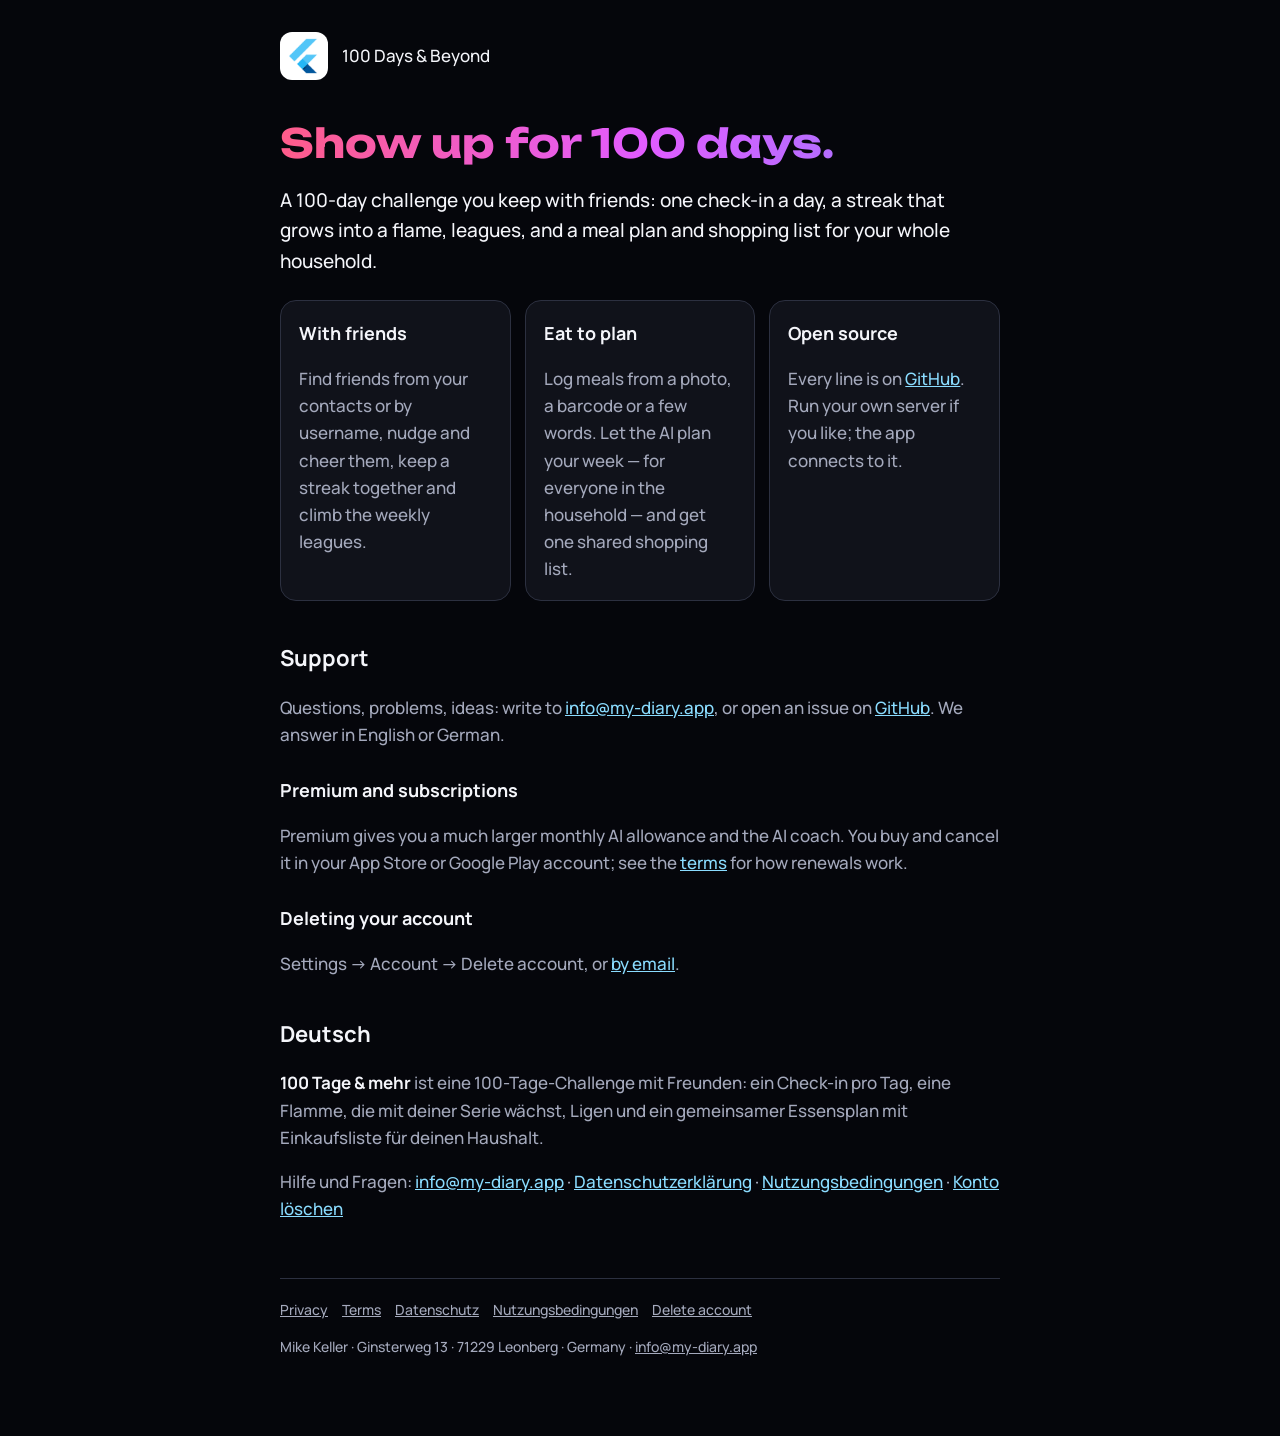
<file: site/index.html>
<!doctype html>
<html lang="en">
<head>
<meta charset="utf-8">
<meta name="viewport" content="width=device-width, initial-scale=1">
<title>100 Days &amp; Beyond</title>
<meta name="description" content="A 100-day challenge you keep with friends: check-ins, streaks, leagues, meal plans and a shopping list for your household. Open source.">
<link rel="stylesheet" href="style.css">
<link rel="icon" href="img/icon-256.png">
<link rel="apple-touch-icon" href="img/apple-touch-icon.png">
</head>
<body>
<div class="wrap">
<header class="top">
  <img src="img/icon-256.png" alt="">
  <span class="brand">100 Days &amp; Beyond</span>
</header>

<h1>Show up for 100 days.</h1>
<p class="lead">A 100-day challenge you keep with friends: one check-in a day, a streak that grows into a flame, leagues, and a meal plan and shopping list for your whole household.</p>

<div class="cards">
  <div class="card">
    <h3>With friends</h3>
    <p>Find friends from your contacts or by username, nudge and cheer them, keep a streak together and climb the weekly leagues.</p>
  </div>
  <div class="card">
    <h3>Eat to plan</h3>
    <p>Log meals from a photo, a barcode or a few words. Let the AI plan your week — for everyone in the household — and get one shared shopping list.</p>
  </div>
  <div class="card">
    <h3>Open source</h3>
    <p>Every line is on <a href="https://github.com/mikexkllr/100days">GitHub</a>. Run your own server if you like; the app connects to it.</p>
  </div>
</div>

<h2 id="support">Support</h2>
<p>Questions, problems, ideas: write to <a href="mailto:info@my-diary.app?subject=100%20Days">info@my-diary.app</a>, or open an issue on <a href="https://github.com/mikexkllr/100days/issues">GitHub</a>. We answer in English or German.</p>

<h3>Premium and subscriptions</h3>
<p>Premium gives you a much larger monthly AI allowance and the AI coach. You buy and cancel it in your App Store or Google Play account; see the <a href="terms.html">terms</a> for how renewals work.</p>

<h3>Deleting your account</h3>
<p>Settings → Account → Delete account, or <a href="delete-account.html">by email</a>.</p>

<h2 id="de">Deutsch</h2>
<p><strong>100 Tage &amp; mehr</strong> ist eine 100-Tage-Challenge mit Freunden: ein Check-in pro Tag, eine Flamme, die mit deiner Serie wächst, Ligen und ein gemeinsamer Essensplan mit Einkaufsliste für deinen Haushalt.</p>
<p>Hilfe und Fragen: <a href="mailto:info@my-diary.app?subject=100%20Tage">info@my-diary.app</a> · <a href="datenschutz.html">Datenschutzerklärung</a> · <a href="agb.html">Nutzungsbedingungen</a> · <a href="delete-account.html#de">Konto löschen</a></p>

<footer>
  <a href="privacy.html">Privacy</a><a href="terms.html">Terms</a><a href="datenschutz.html">Datenschutz</a><a href="agb.html">Nutzungsbedingungen</a><a href="delete-account.html">Delete account</a>
  <p>Mike Keller · Ginsterweg 13 · 71229 Leonberg · Germany · <a href="mailto:info@my-diary.app">info@my-diary.app</a></p>
</footer>
</div>
</body>
</html>
</file>
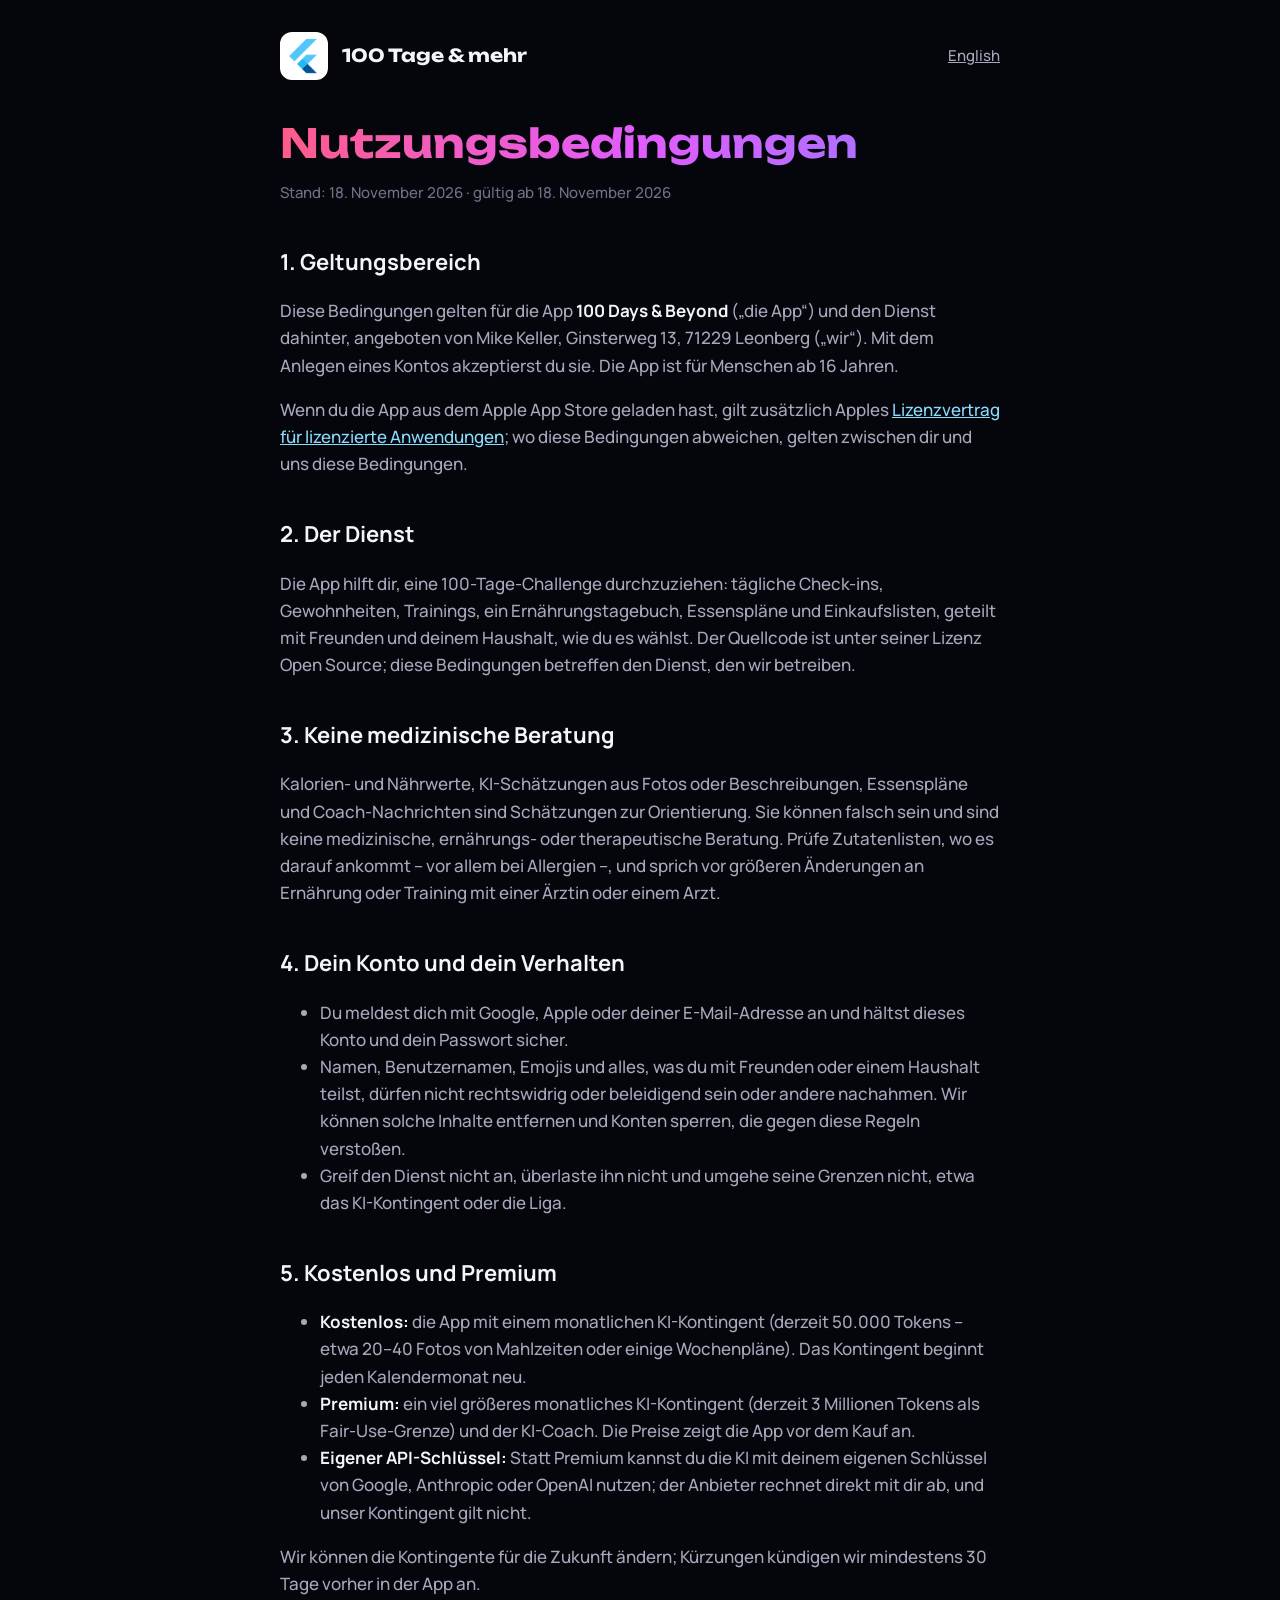
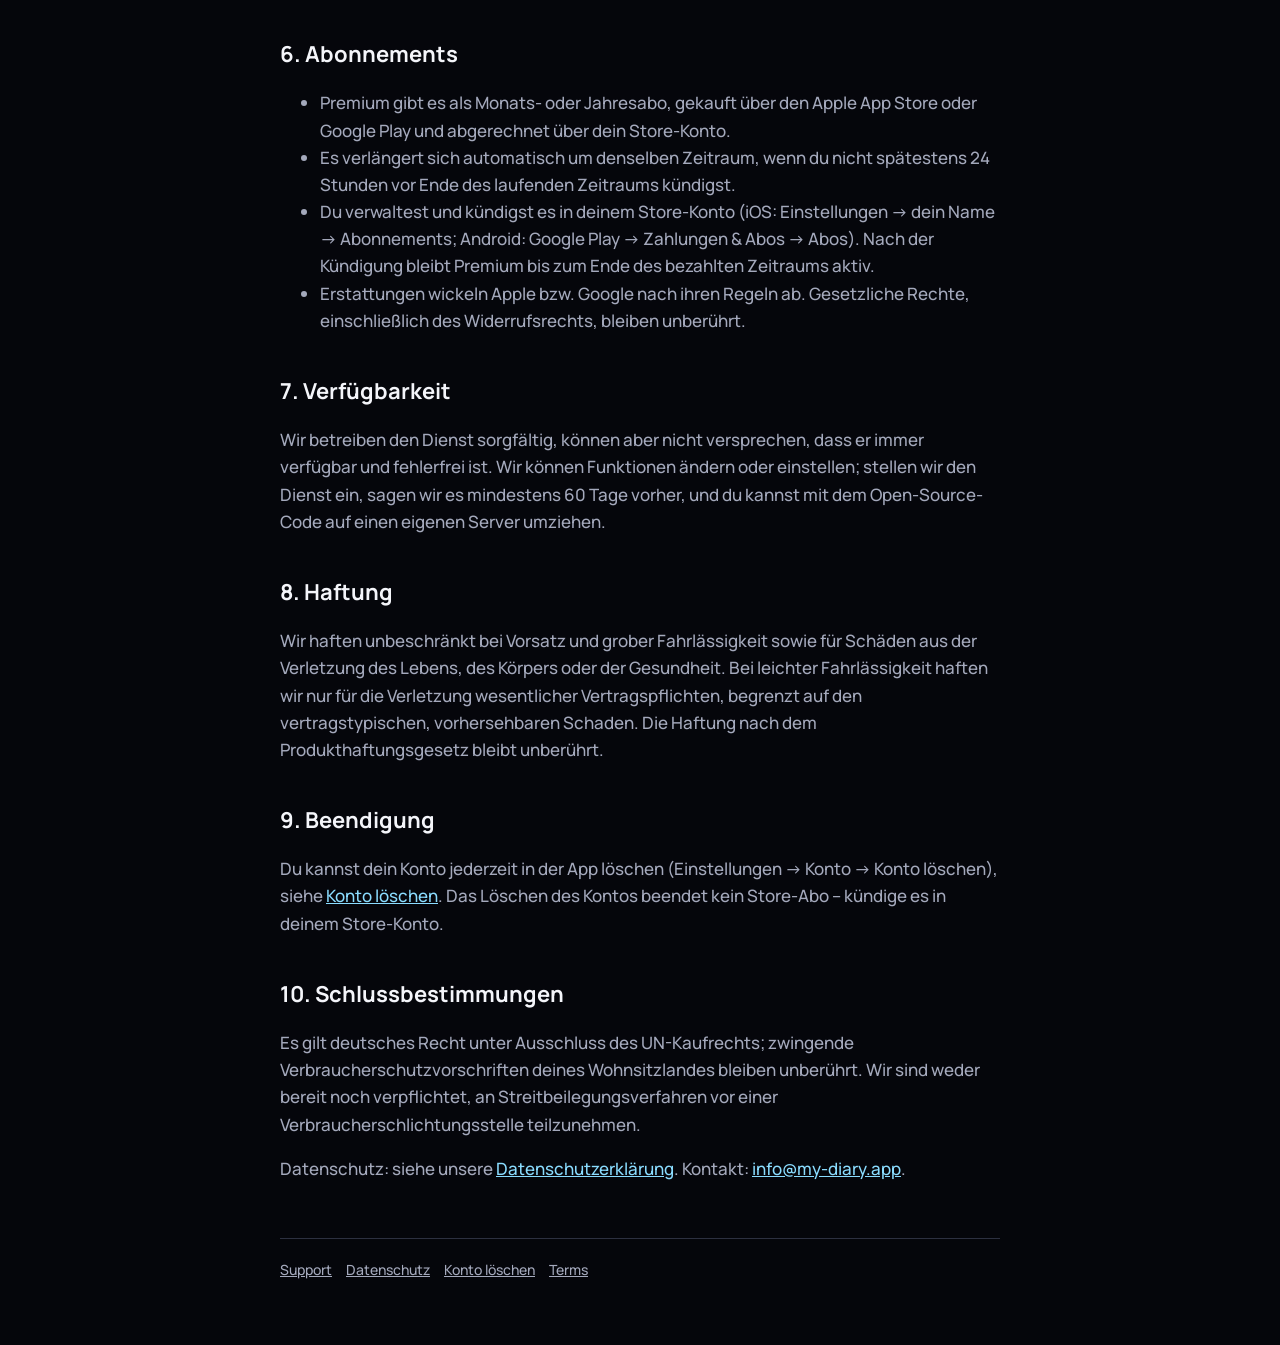
<file: site/agb.html>
<!doctype html>
<html lang="de">
<head>
<meta charset="utf-8">
<meta name="viewport" content="width=device-width, initial-scale=1">
<title>Nutzungsbedingungen – 100 Tage &amp; mehr</title>
<meta name="description" content="Die Bedingungen für die Nutzung von 100 Days &amp; Beyond und das Premium-Abo.">
<link rel="stylesheet" href="style.css">
<link rel="icon" href="img/icon-256.png">
<link rel="apple-touch-icon" href="img/apple-touch-icon.png">
<link rel="alternate" hreflang="en" href="terms.html">
</head>
<body>
<div class="wrap">
<header class="top">
  <img src="img/icon-256.png" alt="">
  <a class="brand" href="./">100 Tage &amp; mehr</a>
  <nav><a href="terms.html">English</a></nav>
</header>

<h1>Nutzungsbedingungen</h1>
<p class="meta">Stand: 18. November 2026 · gültig ab 18. November 2026</p>

<h2>1. Geltungsbereich</h2>
<p>Diese Bedingungen gelten für die App <strong>100 Days &amp; Beyond</strong> („die App“) und den Dienst dahinter, angeboten von Mike Keller, Ginsterweg 13, 71229 Leonberg („wir“). Mit dem Anlegen eines Kontos akzeptierst du sie. Die App ist für Menschen ab 16 Jahren.</p>
<p>Wenn du die App aus dem Apple App Store geladen hast, gilt zusätzlich Apples <a href="https://www.apple.com/legal/internet-services/itunes/dev/stdeula/">Lizenzvertrag für lizenzierte Anwendungen</a>; wo diese Bedingungen abweichen, gelten zwischen dir und uns diese Bedingungen.</p>

<h2>2. Der Dienst</h2>
<p>Die App hilft dir, eine 100-Tage-Challenge durchzuziehen: tägliche Check-ins, Gewohnheiten, Trainings, ein Ernährungstagebuch, Essenspläne und Einkaufslisten, geteilt mit Freunden und deinem Haushalt, wie du es wählst. Der Quellcode ist unter seiner Lizenz Open Source; diese Bedingungen betreffen den Dienst, den wir betreiben.</p>

<h2>3. Keine medizinische Beratung</h2>
<p>Kalorien- und Nährwerte, KI-Schätzungen aus Fotos oder Beschreibungen, Essenspläne und Coach-Nachrichten sind Schätzungen zur Orientierung. Sie können falsch sein und sind keine medizinische, ernährungs- oder therapeutische Beratung. Prüfe Zutatenlisten, wo es darauf ankommt – vor allem bei Allergien –, und sprich vor größeren Änderungen an Ernährung oder Training mit einer Ärztin oder einem Arzt.</p>

<h2>4. Dein Konto und dein Verhalten</h2>
<ul>
  <li>Du meldest dich mit Google, Apple oder deiner E-Mail-Adresse an und hältst dieses Konto und dein Passwort sicher.</li>
  <li>Namen, Benutzernamen, Emojis und alles, was du mit Freunden oder einem Haushalt teilst, dürfen nicht rechtswidrig oder beleidigend sein oder andere nachahmen. Wir können solche Inhalte entfernen und Konten sperren, die gegen diese Regeln verstoßen.</li>
  <li>Greif den Dienst nicht an, überlaste ihn nicht und umgehe seine Grenzen nicht, etwa das KI-Kontingent oder die Liga.</li>
</ul>

<h2>5. Kostenlos und Premium</h2>
<ul>
  <li><strong>Kostenlos:</strong> die App mit einem monatlichen KI-Kontingent (derzeit 50.000 Tokens – etwa 20–40 Fotos von Mahlzeiten oder einige Wochenpläne). Das Kontingent beginnt jeden Kalendermonat neu.</li>
  <li><strong>Premium:</strong> ein viel größeres monatliches KI-Kontingent (derzeit 3 Millionen Tokens als Fair-Use-Grenze) und der KI-Coach. Die Preise zeigt die App vor dem Kauf an.</li>
  <li><strong>Eigener API-Schlüssel:</strong> Statt Premium kannst du die KI mit deinem eigenen Schlüssel von Google, Anthropic oder OpenAI nutzen; der Anbieter rechnet direkt mit dir ab, und unser Kontingent gilt nicht.</li>
</ul>
<p>Wir können die Kontingente für die Zukunft ändern; Kürzungen kündigen wir mindestens 30 Tage vorher in der App an.</p>

<h2>6. Abonnements</h2>
<ul>
  <li>Premium gibt es als Monats- oder Jahresabo, gekauft über den Apple App Store oder Google Play und abgerechnet über dein Store-Konto.</li>
  <li>Es verlängert sich automatisch um denselben Zeitraum, wenn du nicht spätestens 24 Stunden vor Ende des laufenden Zeitraums kündigst.</li>
  <li>Du verwaltest und kündigst es in deinem Store-Konto (iOS: Einstellungen → dein Name → Abonnements; Android: Google Play → Zahlungen &amp; Abos → Abos). Nach der Kündigung bleibt Premium bis zum Ende des bezahlten Zeitraums aktiv.</li>
  <li>Erstattungen wickeln Apple bzw. Google nach ihren Regeln ab. Gesetzliche Rechte, einschließlich des Widerrufsrechts, bleiben unberührt.</li>
</ul>

<h2>7. Verfügbarkeit</h2>
<p>Wir betreiben den Dienst sorgfältig, können aber nicht versprechen, dass er immer verfügbar und fehlerfrei ist. Wir können Funktionen ändern oder einstellen; stellen wir den Dienst ein, sagen wir es mindestens 60 Tage vorher, und du kannst mit dem Open-Source-Code auf einen eigenen Server umziehen.</p>

<h2>8. Haftung</h2>
<p>Wir haften unbeschränkt bei Vorsatz und grober Fahrlässigkeit sowie für Schäden aus der Verletzung des Lebens, des Körpers oder der Gesundheit. Bei leichter Fahrlässigkeit haften wir nur für die Verletzung wesentlicher Vertragspflichten, begrenzt auf den vertragstypischen, vorhersehbaren Schaden. Die Haftung nach dem Produkthaftungsgesetz bleibt unberührt.</p>

<h2>9. Beendigung</h2>
<p>Du kannst dein Konto jederzeit in der App löschen (Einstellungen → Konto → Konto löschen), siehe <a href="delete-account.html">Konto löschen</a>. Das Löschen des Kontos beendet kein Store-Abo – kündige es in deinem Store-Konto.</p>

<h2>10. Schlussbestimmungen</h2>
<p>Es gilt deutsches Recht unter Ausschluss des UN-Kaufrechts; zwingende Verbraucherschutzvorschriften deines Wohnsitzlandes bleiben unberührt. Wir sind weder bereit noch verpflichtet, an Streitbeilegungsverfahren vor einer Verbraucherschlichtungsstelle teilzunehmen.</p>
<p>Datenschutz: siehe unsere <a href="datenschutz.html">Datenschutzerklärung</a>. Kontakt: <a href="mailto:info@my-diary.app">info@my-diary.app</a>.</p>

<footer>
  <a href="./">Support</a><a href="datenschutz.html">Datenschutz</a><a href="delete-account.html">Konto löschen</a><a href="terms.html">Terms</a>
</footer>
</div>
</body>
</html>
</file>
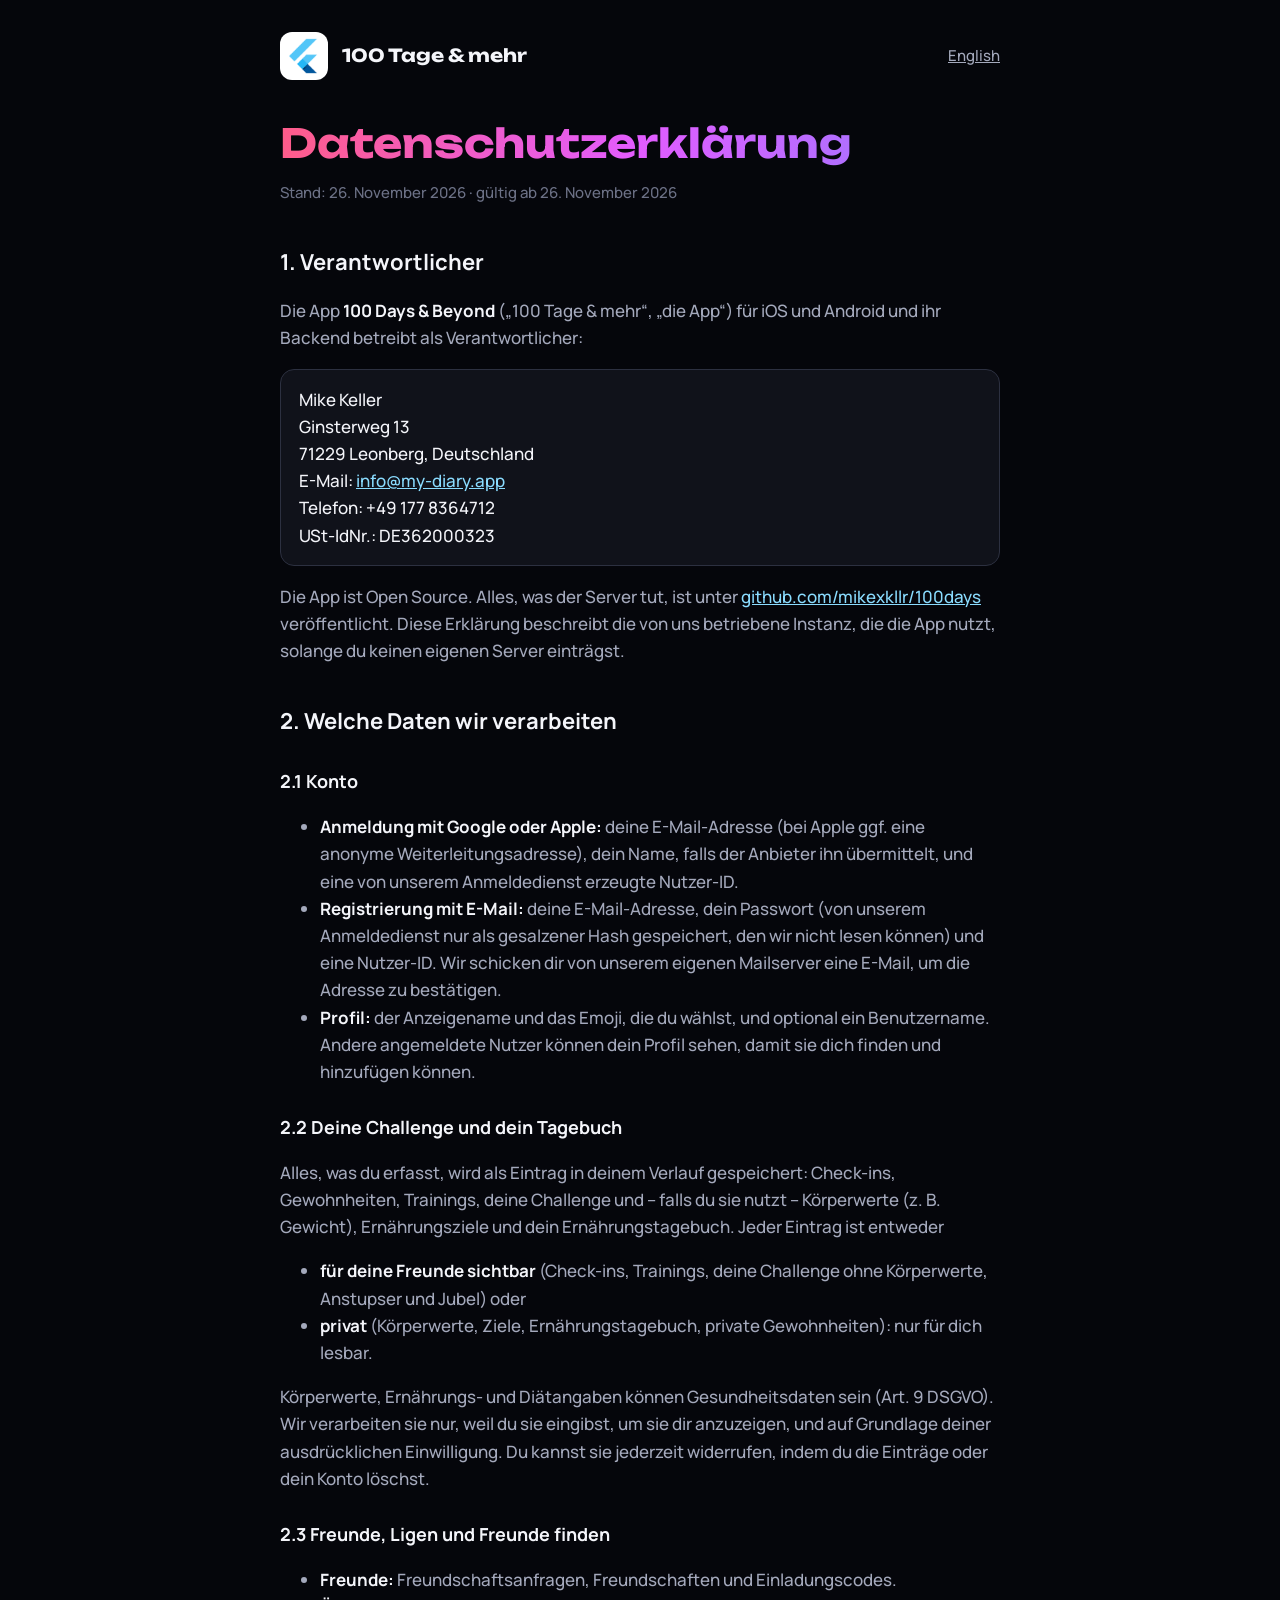
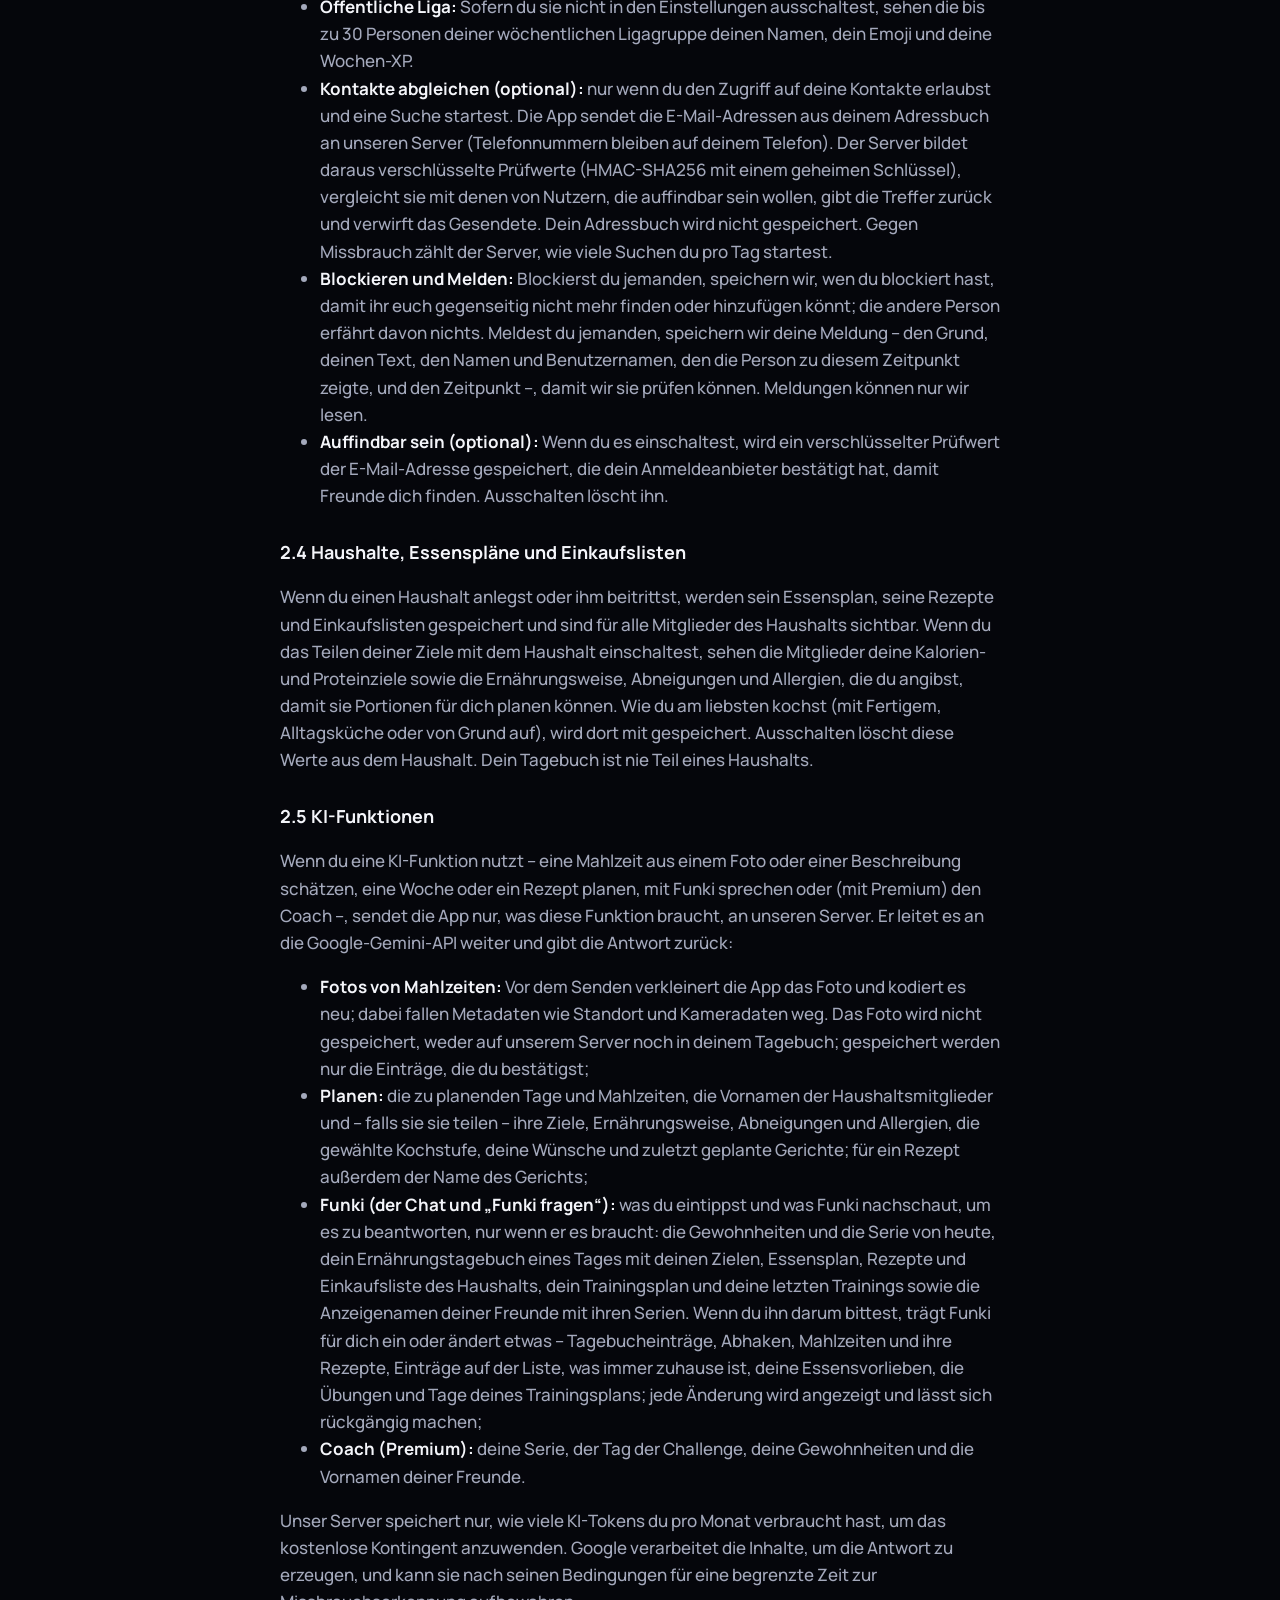
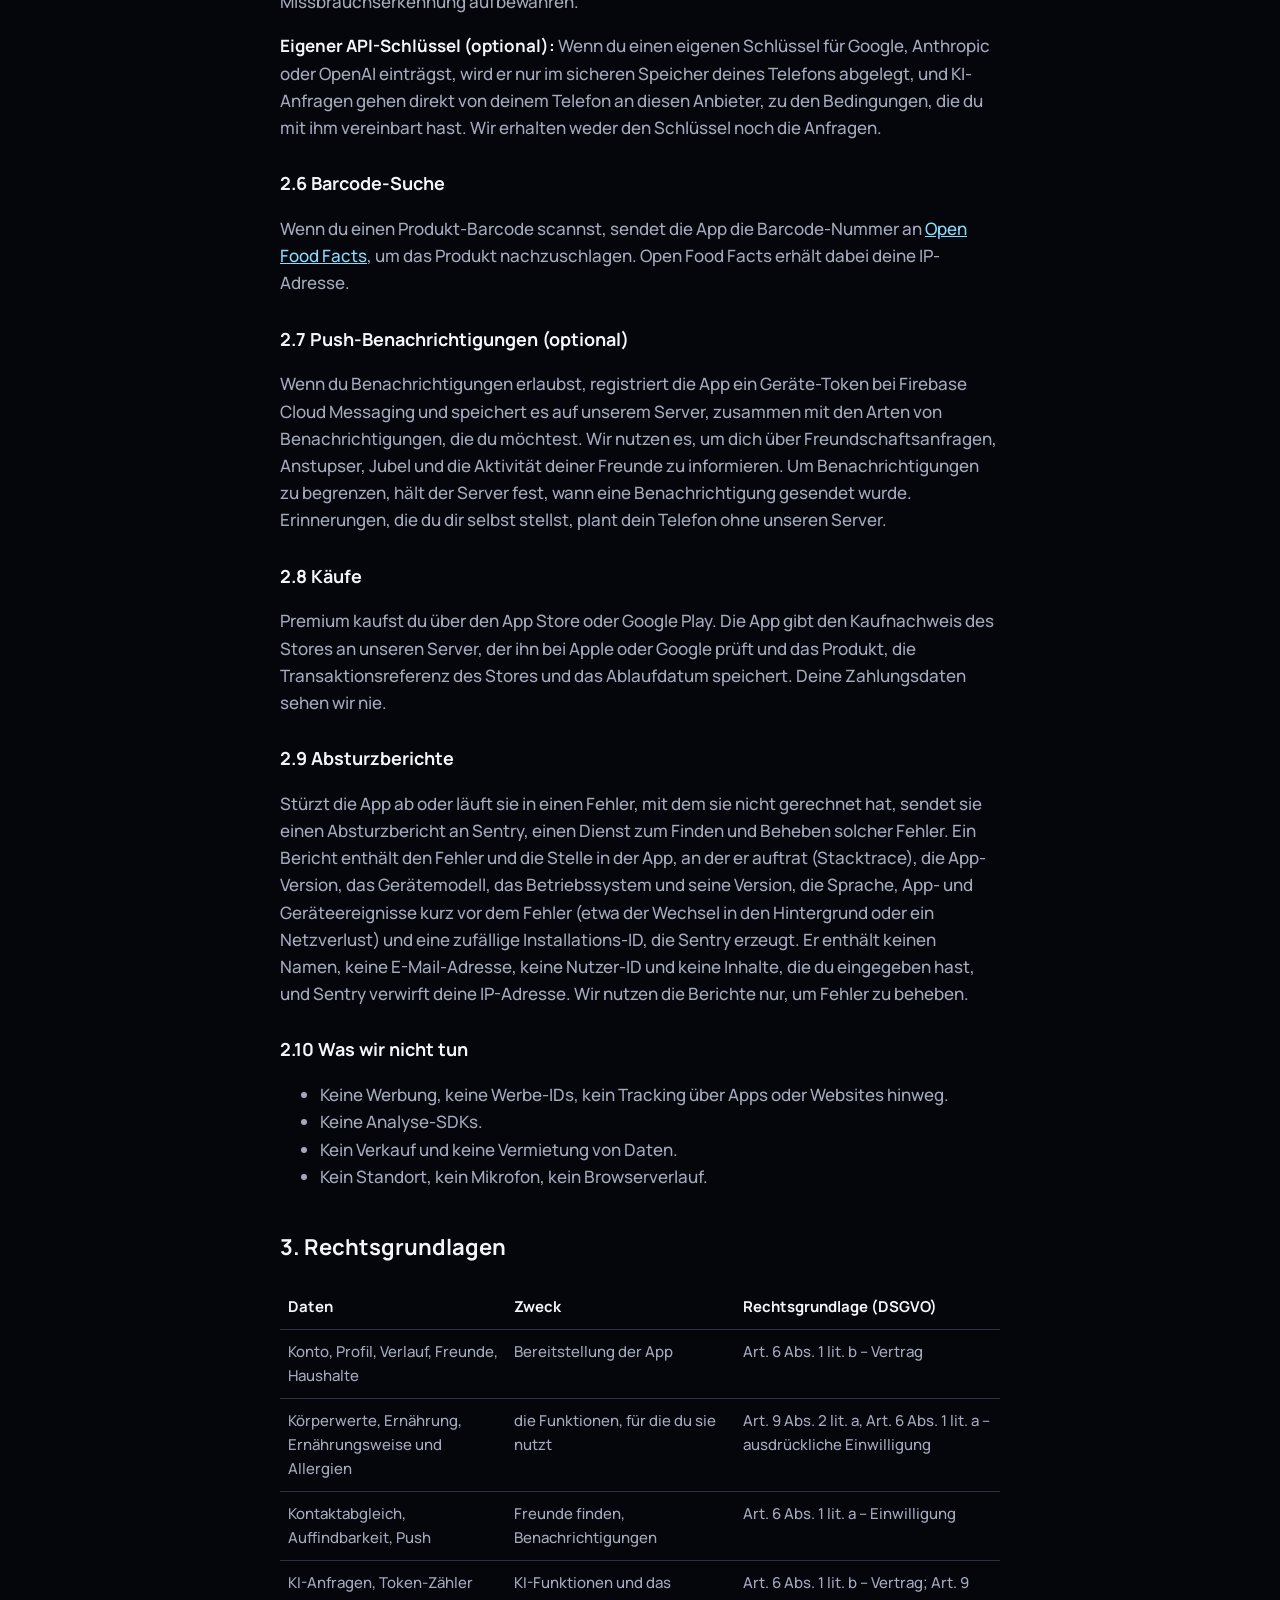
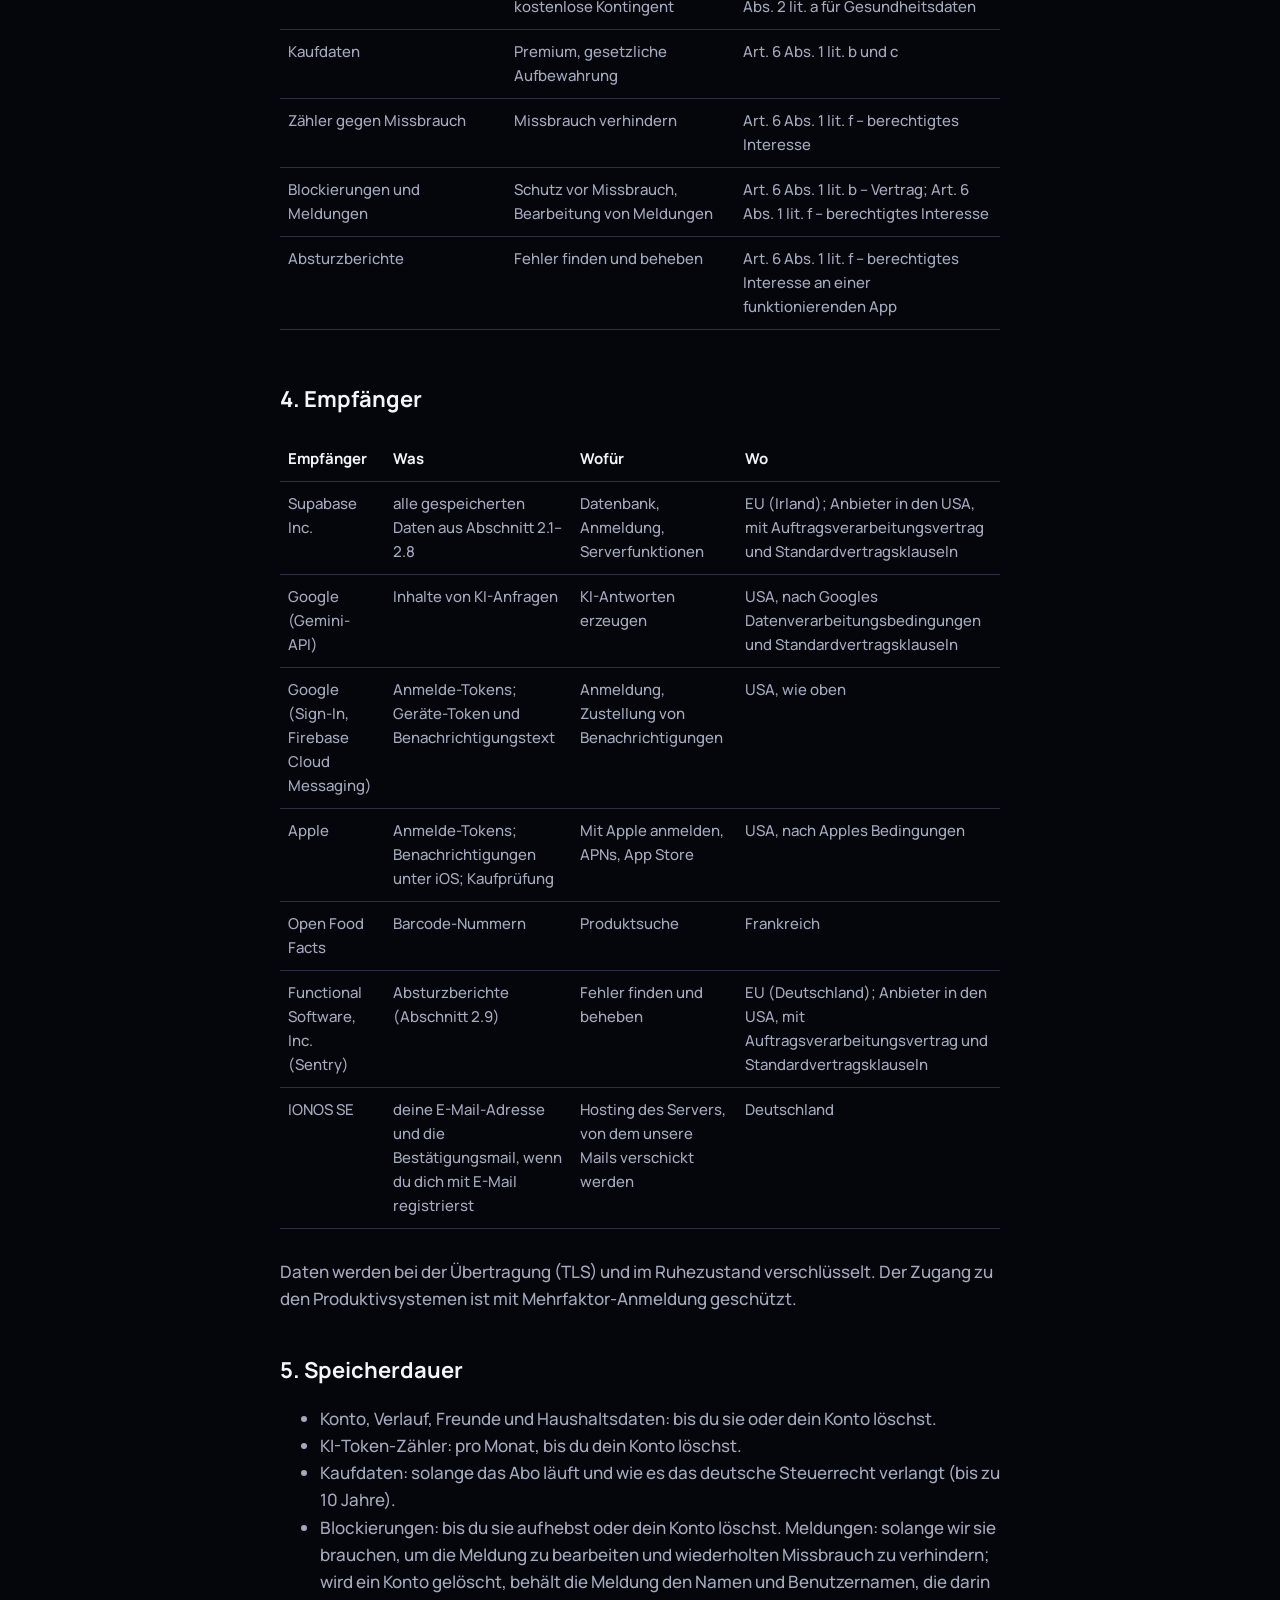
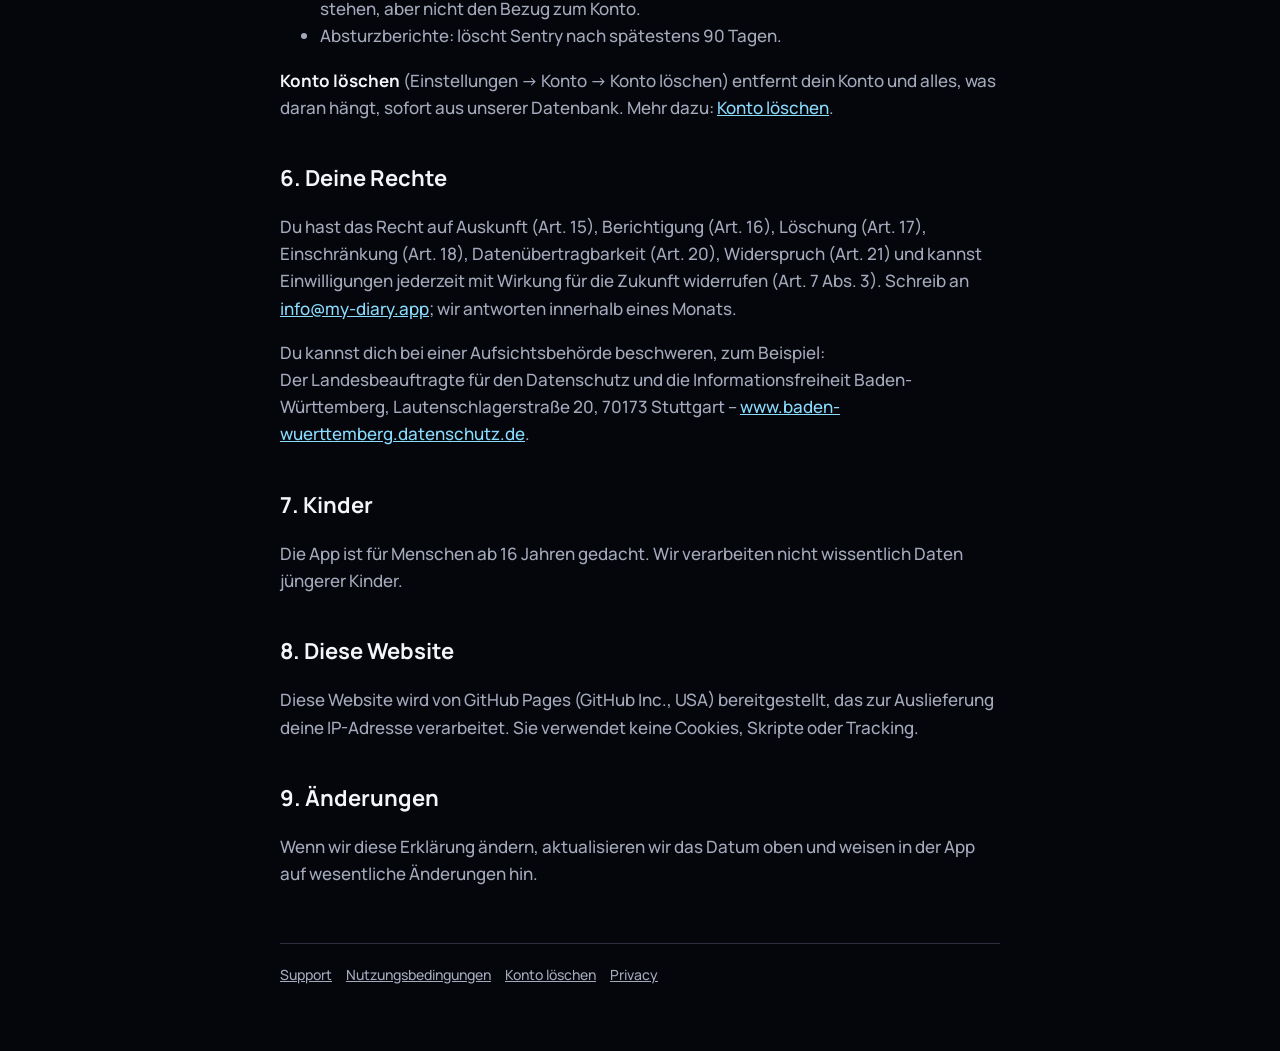
<file: site/datenschutz.html>
<!doctype html>
<html lang="de">
<head>
<meta charset="utf-8">
<meta name="viewport" content="width=device-width, initial-scale=1">
<title>Datenschutzerklärung – 100 Tage &amp; mehr</title>
<meta name="description" content="Was 100 Days &amp; Beyond speichert, warum, wer es erhält und wie du es löschst.">
<link rel="stylesheet" href="style.css">
<link rel="icon" href="img/icon-256.png">
<link rel="apple-touch-icon" href="img/apple-touch-icon.png">
<link rel="alternate" hreflang="en" href="privacy.html">
</head>
<body>
<div class="wrap">
<header class="top">
  <img src="img/icon-256.png" alt="">
  <a class="brand" href="./">100 Tage &amp; mehr</a>
  <nav><a href="privacy.html">English</a></nav>
</header>

<h1>Datenschutzerklärung</h1>
<p class="meta">Stand: 26. November 2026 · gültig ab 26. November 2026</p>

<h2>1. Verantwortlicher</h2>
<p>Die App <strong>100 Days &amp; Beyond</strong> („100 Tage &amp; mehr“, „die App“) für iOS und Android und ihr Backend betreibt als Verantwortlicher:</p>
<address>
Mike Keller<br>
Ginsterweg 13<br>
71229 Leonberg, Deutschland<br>
E-Mail: <a href="mailto:info@my-diary.app">info@my-diary.app</a><br>
Telefon: +49 177 8364712<br>
USt-IdNr.: DE362000323
</address>
<p>Die App ist Open Source. Alles, was der Server tut, ist unter
<a href="https://github.com/mikexkllr/100days">github.com/mikexkllr/100days</a> veröffentlicht. Diese Erklärung beschreibt die von uns betriebene Instanz, die die App nutzt, solange du keinen eigenen Server einträgst.</p>

<h2>2. Welche Daten wir verarbeiten</h2>

<h3>2.1 Konto</h3>
<ul>
  <li><strong>Anmeldung mit Google oder Apple:</strong> deine E-Mail-Adresse (bei Apple ggf. eine anonyme Weiterleitungsadresse), dein Name, falls der Anbieter ihn übermittelt, und eine von unserem Anmeldedienst erzeugte Nutzer-ID.</li>
  <li><strong>Registrierung mit E-Mail:</strong> deine E-Mail-Adresse, dein Passwort (von unserem Anmeldedienst nur als gesalzener Hash gespeichert, den wir nicht lesen können) und eine Nutzer-ID. Wir schicken dir von unserem eigenen Mailserver eine E-Mail, um die Adresse zu bestätigen.</li>
  <li><strong>Profil:</strong> der Anzeigename und das Emoji, die du wählst, und optional ein Benutzername. Andere angemeldete Nutzer können dein Profil sehen, damit sie dich finden und hinzufügen können.</li>
</ul>

<h3>2.2 Deine Challenge und dein Tagebuch</h3>
<p>Alles, was du erfasst, wird als Eintrag in deinem Verlauf gespeichert: Check-ins, Gewohnheiten, Trainings, deine Challenge und – falls du sie nutzt – Körperwerte (z. B. Gewicht), Ernährungsziele und dein Ernährungstagebuch. Jeder Eintrag ist entweder</p>
<ul>
  <li><strong>für deine Freunde sichtbar</strong> (Check-ins, Trainings, deine Challenge ohne Körperwerte, Anstupser und Jubel) oder</li>
  <li><strong>privat</strong> (Körperwerte, Ziele, Ernährungstagebuch, private Gewohnheiten): nur für dich lesbar.</li>
</ul>
<p>Körperwerte, Ernährungs- und Diätangaben können Gesundheitsdaten sein (Art. 9 DSGVO). Wir verarbeiten sie nur, weil du sie eingibst, um sie dir anzuzeigen, und auf Grundlage deiner ausdrücklichen Einwilligung. Du kannst sie jederzeit widerrufen, indem du die Einträge oder dein Konto löschst.</p>

<h3>2.3 Freunde, Ligen und Freunde finden</h3>
<ul>
  <li><strong>Freunde:</strong> Freundschaftsanfragen, Freundschaften und Einladungscodes.</li>
  <li><strong>Öffentliche Liga:</strong> Sofern du sie nicht in den Einstellungen ausschaltest, sehen die bis zu 30 Personen deiner wöchentlichen Ligagruppe deinen Namen, dein Emoji und deine Wochen-XP.</li>
  <li><strong>Kontakte abgleichen (optional):</strong> nur wenn du den Zugriff auf deine Kontakte erlaubst und eine Suche startest. Die App sendet die E-Mail-Adressen aus deinem Adressbuch an unseren Server (Telefonnummern bleiben auf deinem Telefon). Der Server bildet daraus verschlüsselte Prüfwerte (HMAC-SHA256 mit einem geheimen Schlüssel), vergleicht sie mit denen von Nutzern, die auffindbar sein wollen, gibt die Treffer zurück und verwirft das Gesendete. Dein Adressbuch wird nicht gespeichert. Gegen Missbrauch zählt der Server, wie viele Suchen du pro Tag startest.</li>
  <li><strong>Blockieren und Melden:</strong> Blockierst du jemanden, speichern wir, wen du blockiert hast, damit ihr euch gegenseitig nicht mehr finden oder hinzufügen könnt; die andere Person erfährt davon nichts. Meldest du jemanden, speichern wir deine Meldung – den Grund, deinen Text, den Namen und Benutzernamen, den die Person zu diesem Zeitpunkt zeigte, und den Zeitpunkt –, damit wir sie prüfen können. Meldungen können nur wir lesen.</li>
  <li><strong>Auffindbar sein (optional):</strong> Wenn du es einschaltest, wird ein verschlüsselter Prüfwert der E-Mail-Adresse gespeichert, die dein Anmeldeanbieter bestätigt hat, damit Freunde dich finden. Ausschalten löscht ihn.</li>
</ul>

<h3>2.4 Haushalte, Essenspläne und Einkaufslisten</h3>
<p>Wenn du einen Haushalt anlegst oder ihm beitrittst, werden sein Essensplan, seine Rezepte und Einkaufslisten gespeichert und sind für alle Mitglieder des Haushalts sichtbar. Wenn du das Teilen deiner Ziele mit dem Haushalt einschaltest, sehen die Mitglieder deine Kalorien- und Proteinziele sowie die Ernährungsweise, Abneigungen und Allergien, die du angibst, damit sie Portionen für dich planen können. Wie du am liebsten kochst (mit Fertigem, Alltagsküche oder von Grund auf), wird dort mit gespeichert. Ausschalten löscht diese Werte aus dem Haushalt. Dein Tagebuch ist nie Teil eines Haushalts.</p>

<h3>2.5 KI-Funktionen</h3>
<p>Wenn du eine KI-Funktion nutzt – eine Mahlzeit aus einem Foto oder einer Beschreibung schätzen, eine Woche oder ein Rezept planen, mit Funki sprechen oder (mit Premium) den Coach –, sendet die App nur, was diese Funktion braucht, an unseren Server. Er leitet es an die Google-Gemini-API weiter und gibt die Antwort zurück:</p>
<ul>
  <li><strong>Fotos von Mahlzeiten:</strong> Vor dem Senden verkleinert die App das Foto und kodiert es neu; dabei fallen Metadaten wie Standort und Kameradaten weg. Das Foto wird nicht gespeichert, weder auf unserem Server noch in deinem Tagebuch; gespeichert werden nur die Einträge, die du bestätigst;</li>
  <li><strong>Planen:</strong> die zu planenden Tage und Mahlzeiten, die Vornamen der Haushaltsmitglieder und – falls sie sie teilen – ihre Ziele, Ernährungsweise, Abneigungen und Allergien, die gewählte Kochstufe, deine Wünsche und zuletzt geplante Gerichte; für ein Rezept außerdem der Name des Gerichts;</li>
  <li><strong>Funki (der Chat und „Funki fragen“):</strong> was du eintippst und was Funki nachschaut, um es zu beantworten, nur wenn er es braucht: die Gewohnheiten und die Serie von heute, dein Ernährungstagebuch eines Tages mit deinen Zielen, Essensplan, Rezepte und Einkaufsliste des Haushalts, dein Trainingsplan und deine letzten Trainings sowie die Anzeigenamen deiner Freunde mit ihren Serien. Wenn du ihn darum bittest, trägt Funki für dich ein oder ändert etwas – Tagebucheinträge, Abhaken, Mahlzeiten und ihre Rezepte, Einträge auf der Liste, was immer zuhause ist, deine Essensvorlieben, die Übungen und Tage deines Trainingsplans; jede Änderung wird angezeigt und lässt sich rückgängig machen;</li>
  <li><strong>Coach (Premium):</strong> deine Serie, der Tag der Challenge, deine Gewohnheiten und die Vornamen deiner Freunde.</li>
</ul>
<p>Unser Server speichert nur, wie viele KI-Tokens du pro Monat verbraucht hast, um das kostenlose Kontingent anzuwenden. Google verarbeitet die Inhalte, um die Antwort zu erzeugen, und kann sie nach seinen Bedingungen für eine begrenzte Zeit zur Missbrauchserkennung aufbewahren.</p>
<p><strong>Eigener API-Schlüssel (optional):</strong> Wenn du einen eigenen Schlüssel für Google, Anthropic oder OpenAI einträgst, wird er nur im sicheren Speicher deines Telefons abgelegt, und KI-Anfragen gehen direkt von deinem Telefon an diesen Anbieter, zu den Bedingungen, die du mit ihm vereinbart hast. Wir erhalten weder den Schlüssel noch die Anfragen.</p>

<h3>2.6 Barcode-Suche</h3>
<p>Wenn du einen Produkt-Barcode scannst, sendet die App die Barcode-Nummer an <a href="https://world.openfoodfacts.org">Open Food Facts</a>, um das Produkt nachzuschlagen. Open Food Facts erhält dabei deine IP-Adresse.</p>

<h3>2.7 Push-Benachrichtigungen (optional)</h3>
<p>Wenn du Benachrichtigungen erlaubst, registriert die App ein Geräte-Token bei Firebase Cloud Messaging und speichert es auf unserem Server, zusammen mit den Arten von Benachrichtigungen, die du möchtest. Wir nutzen es, um dich über Freundschaftsanfragen, Anstupser, Jubel und die Aktivität deiner Freunde zu informieren. Um Benachrichtigungen zu begrenzen, hält der Server fest, wann eine Benachrichtigung gesendet wurde. Erinnerungen, die du dir selbst stellst, plant dein Telefon ohne unseren Server.</p>

<h3>2.8 Käufe</h3>
<p>Premium kaufst du über den App Store oder Google Play. Die App gibt den Kaufnachweis des Stores an unseren Server, der ihn bei Apple oder Google prüft und das Produkt, die Transaktionsreferenz des Stores und das Ablaufdatum speichert. Deine Zahlungsdaten sehen wir nie.</p>

<h3>2.9 Absturzberichte</h3>
<p>Stürzt die App ab oder läuft sie in einen Fehler, mit dem sie nicht gerechnet hat, sendet sie einen Absturzbericht an Sentry, einen Dienst zum Finden und Beheben solcher Fehler. Ein Bericht enthält den Fehler und die Stelle in der App, an der er auftrat (Stacktrace), die App-Version, das Gerätemodell, das Betriebssystem und seine Version, die Sprache, App- und Geräteereignisse kurz vor dem Fehler (etwa der Wechsel in den Hintergrund oder ein Netzverlust) und eine zufällige Installations-ID, die Sentry erzeugt. Er enthält keinen Namen, keine E-Mail-Adresse, keine Nutzer-ID und keine Inhalte, die du eingegeben hast, und Sentry verwirft deine IP-Adresse. Wir nutzen die Berichte nur, um Fehler zu beheben.</p>

<h3>2.10 Was wir nicht tun</h3>
<ul>
  <li>Keine Werbung, keine Werbe-IDs, kein Tracking über Apps oder Websites hinweg.</li>
  <li>Keine Analyse-SDKs.</li>
  <li>Kein Verkauf und keine Vermietung von Daten.</li>
  <li>Kein Standort, kein Mikrofon, kein Browserverlauf.</li>
</ul>

<h2>3. Rechtsgrundlagen</h2>
<div class="table-scroll">
<table>
  <tr><th>Daten</th><th>Zweck</th><th>Rechtsgrundlage (DSGVO)</th></tr>
  <tr><td>Konto, Profil, Verlauf, Freunde, Haushalte</td><td>Bereitstellung der App</td><td>Art. 6 Abs. 1 lit. b – Vertrag</td></tr>
  <tr><td>Körperwerte, Ernährung, Ernährungsweise und Allergien</td><td>die Funktionen, für die du sie nutzt</td><td>Art. 9 Abs. 2 lit. a, Art. 6 Abs. 1 lit. a – ausdrückliche Einwilligung</td></tr>
  <tr><td>Kontaktabgleich, Auffindbarkeit, Push</td><td>Freunde finden, Benachrichtigungen</td><td>Art. 6 Abs. 1 lit. a – Einwilligung</td></tr>
  <tr><td>KI-Anfragen, Token-Zähler</td><td>KI-Funktionen und das kostenlose Kontingent</td><td>Art. 6 Abs. 1 lit. b – Vertrag; Art. 9 Abs. 2 lit. a für Gesundheitsdaten</td></tr>
  <tr><td>Kaufdaten</td><td>Premium, gesetzliche Aufbewahrung</td><td>Art. 6 Abs. 1 lit. b und c</td></tr>
  <tr><td>Zähler gegen Missbrauch</td><td>Missbrauch verhindern</td><td>Art. 6 Abs. 1 lit. f – berechtigtes Interesse</td></tr>
  <tr><td>Blockierungen und Meldungen</td><td>Schutz vor Missbrauch, Bearbeitung von Meldungen</td><td>Art. 6 Abs. 1 lit. b – Vertrag; Art. 6 Abs. 1 lit. f – berechtigtes Interesse</td></tr>
  <tr><td>Absturzberichte</td><td>Fehler finden und beheben</td><td>Art. 6 Abs. 1 lit. f – berechtigtes Interesse an einer funktionierenden App</td></tr>
</table>
</div>

<h2>4. Empfänger</h2>
<div class="table-scroll">
<table>
  <tr><th>Empfänger</th><th>Was</th><th>Wofür</th><th>Wo</th></tr>
  <tr><td>Supabase Inc.</td><td>alle gespeicherten Daten aus Abschnitt 2.1–2.8</td><td>Datenbank, Anmeldung, Serverfunktionen</td><td>EU (Irland); Anbieter in den USA, mit Auftragsverarbeitungsvertrag und Standardvertragsklauseln</td></tr>
  <tr><td>Google (Gemini-API)</td><td>Inhalte von KI-Anfragen</td><td>KI-Antworten erzeugen</td><td>USA, nach Googles Datenverarbeitungsbedingungen und Standardvertragsklauseln</td></tr>
  <tr><td>Google (Sign-In, Firebase Cloud Messaging)</td><td>Anmelde-Tokens; Geräte-Token und Benachrichtigungstext</td><td>Anmeldung, Zustellung von Benachrichtigungen</td><td>USA, wie oben</td></tr>
  <tr><td>Apple</td><td>Anmelde-Tokens; Benachrichtigungen unter iOS; Kaufprüfung</td><td>Mit Apple anmelden, APNs, App Store</td><td>USA, nach Apples Bedingungen</td></tr>
  <tr><td>Open Food Facts</td><td>Barcode-Nummern</td><td>Produktsuche</td><td>Frankreich</td></tr>
  <tr><td>Functional Software, Inc. (Sentry)</td><td>Absturzberichte (Abschnitt 2.9)</td><td>Fehler finden und beheben</td><td>EU (Deutschland); Anbieter in den USA, mit Auftragsverarbeitungsvertrag und Standardvertragsklauseln</td></tr>
  <tr><td>IONOS SE</td><td>deine E-Mail-Adresse und die Bestätigungsmail, wenn du dich mit E-Mail registrierst</td><td>Hosting des Servers, von dem unsere Mails verschickt werden</td><td>Deutschland</td></tr>
</table>
</div>
<p>Daten werden bei der Übertragung (TLS) und im Ruhezustand verschlüsselt. Der Zugang zu den Produktivsystemen ist mit Mehrfaktor-Anmeldung geschützt.</p>

<h2>5. Speicherdauer</h2>
<ul>
  <li>Konto, Verlauf, Freunde und Haushaltsdaten: bis du sie oder dein Konto löschst.</li>
  <li>KI-Token-Zähler: pro Monat, bis du dein Konto löschst.</li>
  <li>Kaufdaten: solange das Abo läuft und wie es das deutsche Steuerrecht verlangt (bis zu 10 Jahre).</li>
  <li>Blockierungen: bis du sie aufhebst oder dein Konto löschst. Meldungen: solange wir sie brauchen, um die Meldung zu bearbeiten und wiederholten Missbrauch zu verhindern; wird ein Konto gelöscht, behält die Meldung den Namen und Benutzernamen, die darin stehen, aber nicht den Bezug zum Konto.</li>
  <li>Absturzberichte: löscht Sentry nach spätestens 90 Tagen.</li>
</ul>
<p><strong>Konto löschen</strong> (Einstellungen → Konto → Konto löschen) entfernt dein Konto und alles, was daran hängt, sofort aus unserer Datenbank. Mehr dazu: <a href="delete-account.html">Konto löschen</a>.</p>

<h2>6. Deine Rechte</h2>
<p>Du hast das Recht auf Auskunft (Art. 15), Berichtigung (Art. 16), Löschung (Art. 17), Einschränkung (Art. 18), Datenübertragbarkeit (Art. 20), Widerspruch (Art. 21) und kannst Einwilligungen jederzeit mit Wirkung für die Zukunft widerrufen (Art. 7 Abs. 3). Schreib an <a href="mailto:info@my-diary.app">info@my-diary.app</a>; wir antworten innerhalb eines Monats.</p>
<p>Du kannst dich bei einer Aufsichtsbehörde beschweren, zum Beispiel:<br>
Der Landesbeauftragte für den Datenschutz und die Informationsfreiheit Baden-Württemberg, Lautenschlagerstraße 20, 70173 Stuttgart –
<a href="https://www.baden-wuerttemberg.datenschutz.de">www.baden-wuerttemberg.datenschutz.de</a>.</p>

<h2>7. Kinder</h2>
<p>Die App ist für Menschen ab 16 Jahren gedacht. Wir verarbeiten nicht wissentlich Daten jüngerer Kinder.</p>

<h2>8. Diese Website</h2>
<p>Diese Website wird von GitHub Pages (GitHub Inc., USA) bereitgestellt, das zur Auslieferung deine IP-Adresse verarbeitet. Sie verwendet keine Cookies, Skripte oder Tracking.</p>

<h2>9. Änderungen</h2>
<p>Wenn wir diese Erklärung ändern, aktualisieren wir das Datum oben und weisen in der App auf wesentliche Änderungen hin.</p>

<footer>
  <a href="./">Support</a><a href="agb.html">Nutzungsbedingungen</a><a href="delete-account.html">Konto löschen</a><a href="privacy.html">Privacy</a>
</footer>
</div>
</body>
</html>
</file>
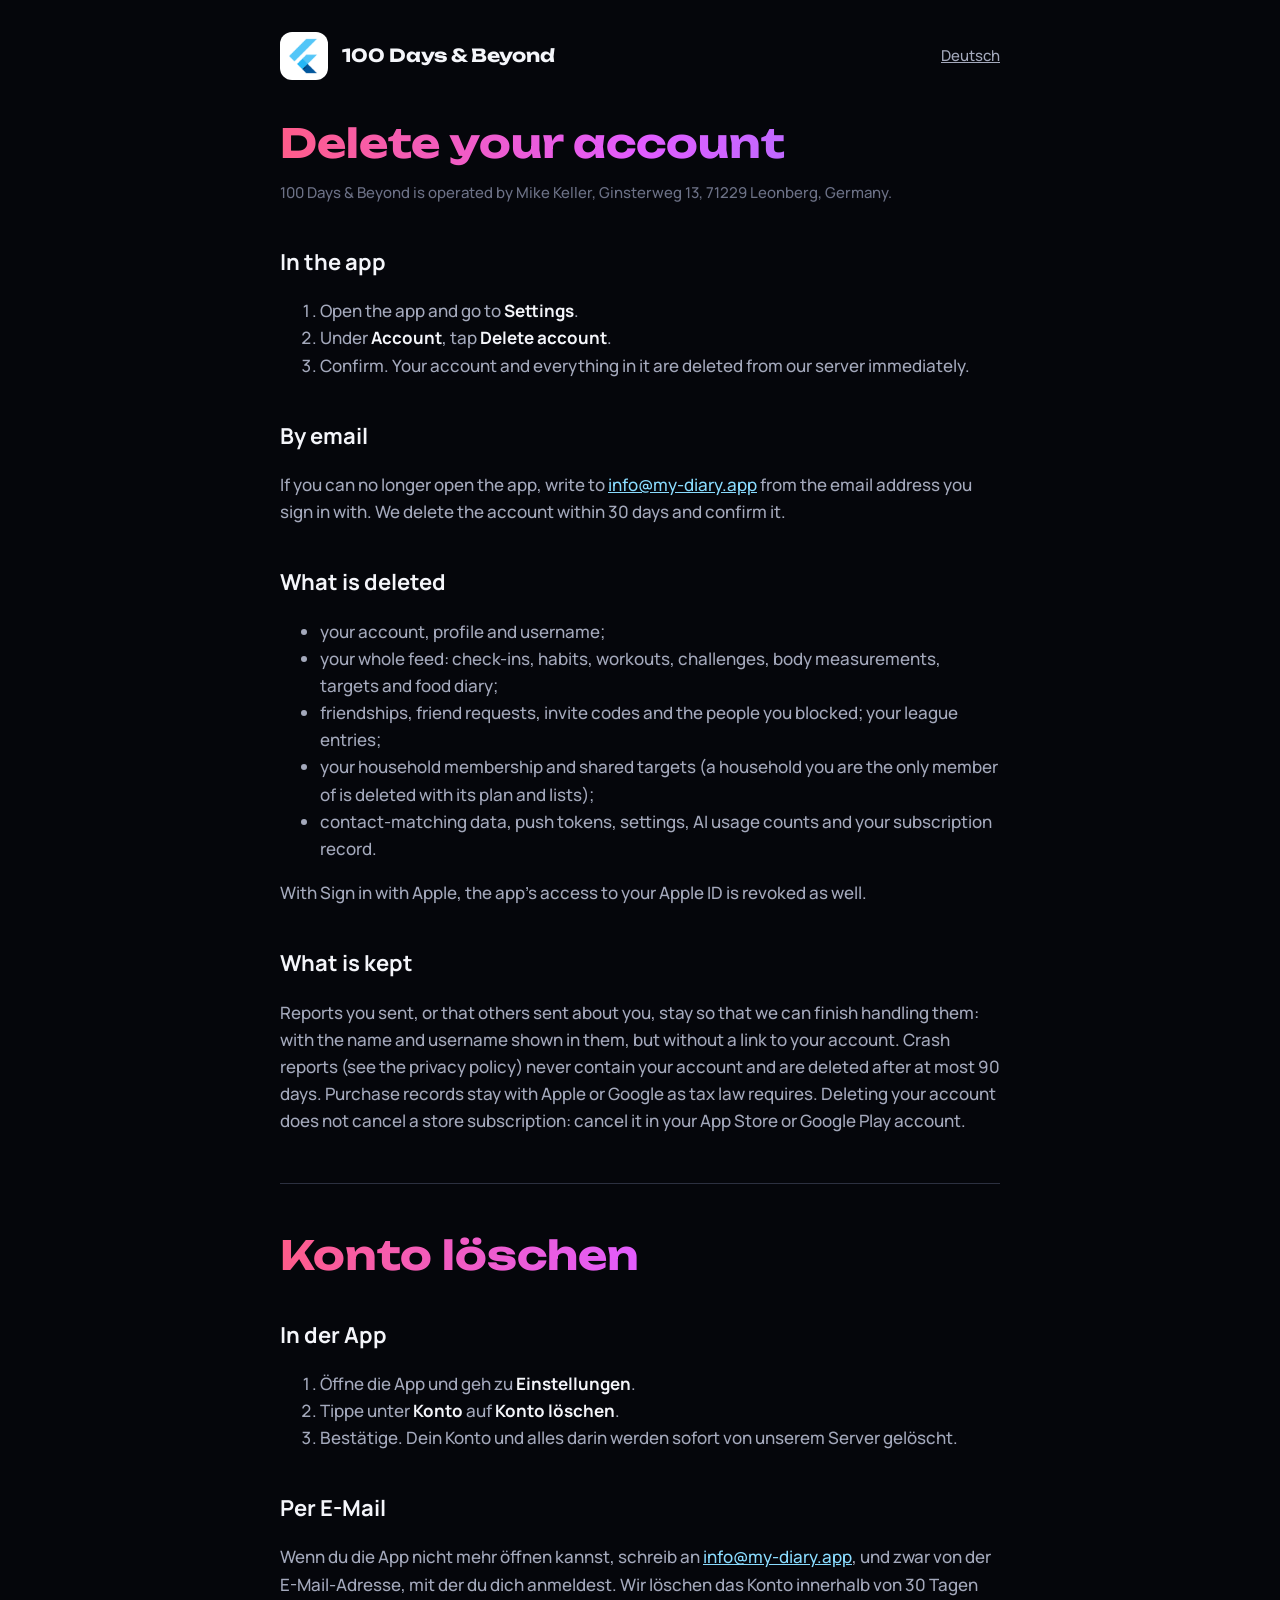
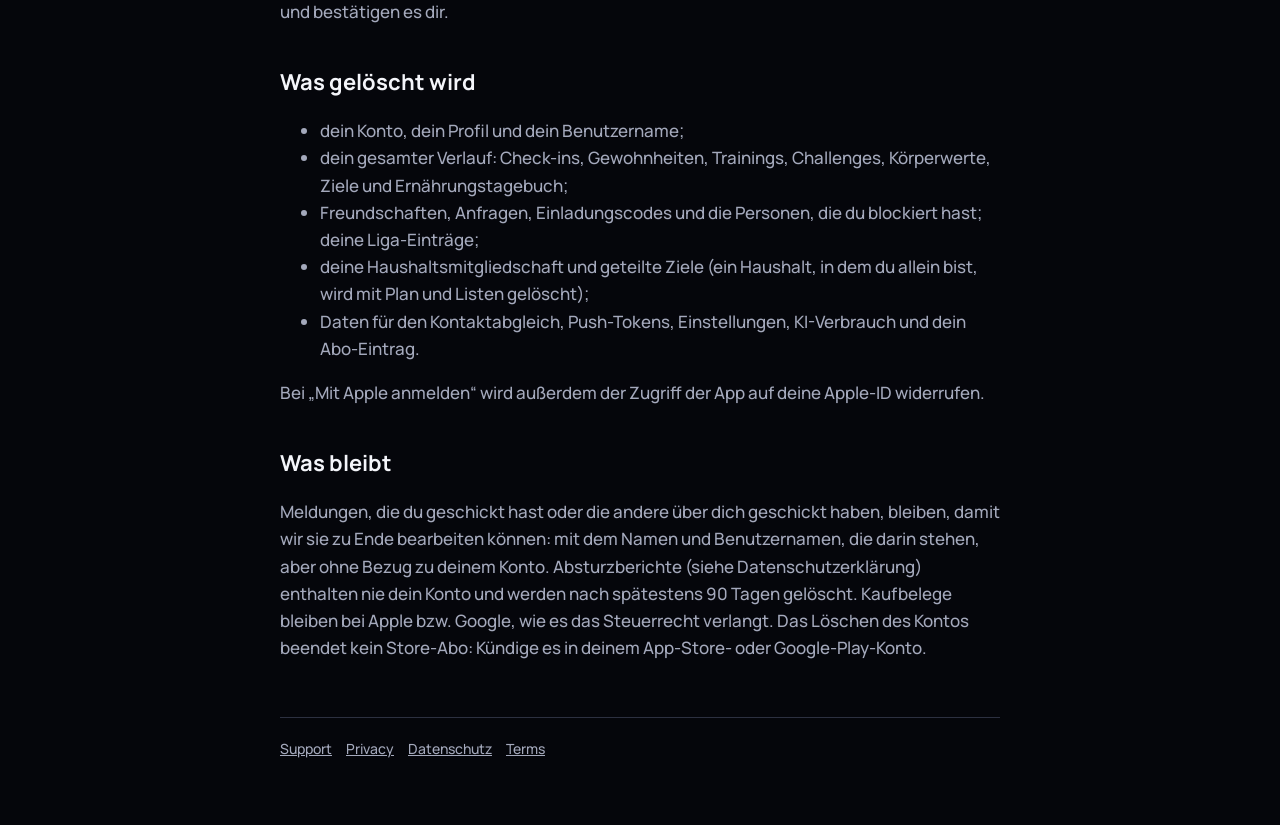
<file: site/delete-account.html>
<!doctype html>
<html lang="en">
<head>
<meta charset="utf-8">
<meta name="viewport" content="width=device-width, initial-scale=1">
<title>Delete your account – 100 Days &amp; Beyond</title>
<meta name="description" content="How to delete your 100 Days &amp; Beyond account and what happens to your data.">
<link rel="stylesheet" href="style.css">
<link rel="icon" href="img/icon-256.png">
<link rel="apple-touch-icon" href="img/apple-touch-icon.png">
</head>
<body>
<div class="wrap">
<header class="top">
  <img src="img/icon-256.png" alt="">
  <a class="brand" href="./">100 Days &amp; Beyond</a>
  <nav><a href="#de">Deutsch</a></nav>
</header>

<h1>Delete your account</h1>
<p class="meta">100 Days &amp; Beyond is operated by Mike Keller, Ginsterweg 13, 71229 Leonberg, Germany.</p>

<h2>In the app</h2>
<ol>
  <li>Open the app and go to <strong>Settings</strong>.</li>
  <li>Under <strong>Account</strong>, tap <strong>Delete account</strong>.</li>
  <li>Confirm. Your account and everything in it are deleted from our server immediately.</li>
</ol>

<h2>By email</h2>
<p>If you can no longer open the app, write to <a href="mailto:info@my-diary.app?subject=Delete%20my%20100%20Days%20account">info@my-diary.app</a> from the email address you sign in with. We delete the account within 30 days and confirm it.</p>

<h2>What is deleted</h2>
<ul>
  <li>your account, profile and username;</li>
  <li>your whole feed: check-ins, habits, workouts, challenges, body measurements, targets and food diary;</li>
  <li>friendships, friend requests, invite codes and the people you blocked; your league entries;</li>
  <li>your household membership and shared targets (a household you are the only member of is deleted with its plan and lists);</li>
  <li>contact-matching data, push tokens, settings, AI usage counts and your subscription record.</li>
</ul>
<p>With Sign in with Apple, the app's access to your Apple ID is revoked as well.</p>

<h2>What is kept</h2>
<p>Reports you sent, or that others sent about you, stay so that we can finish handling them: with the name and username shown in them, but without a link to your account. Crash reports (see the privacy policy) never contain your account and are deleted after at most 90 days. Purchase records stay with Apple or Google as tax law requires. Deleting your account does not cancel a store subscription: cancel it in your App Store or Google Play account.</p>

<hr id="de" style="border:0;border-top:1px solid var(--outline);margin:48px 0">

<h1>Konto löschen</h1>

<h2>In der App</h2>
<ol>
  <li>Öffne die App und geh zu <strong>Einstellungen</strong>.</li>
  <li>Tippe unter <strong>Konto</strong> auf <strong>Konto löschen</strong>.</li>
  <li>Bestätige. Dein Konto und alles darin werden sofort von unserem Server gelöscht.</li>
</ol>

<h2>Per E-Mail</h2>
<p>Wenn du die App nicht mehr öffnen kannst, schreib an <a href="mailto:info@my-diary.app?subject=100%20Tage%20Konto%20l%C3%B6schen">info@my-diary.app</a>, und zwar von der E-Mail-Adresse, mit der du dich anmeldest. Wir löschen das Konto innerhalb von 30 Tagen und bestätigen es dir.</p>

<h2>Was gelöscht wird</h2>
<ul>
  <li>dein Konto, dein Profil und dein Benutzername;</li>
  <li>dein gesamter Verlauf: Check-ins, Gewohnheiten, Trainings, Challenges, Körperwerte, Ziele und Ernährungstagebuch;</li>
  <li>Freundschaften, Anfragen, Einladungscodes und die Personen, die du blockiert hast; deine Liga-Einträge;</li>
  <li>deine Haushaltsmitgliedschaft und geteilte Ziele (ein Haushalt, in dem du allein bist, wird mit Plan und Listen gelöscht);</li>
  <li>Daten für den Kontaktabgleich, Push-Tokens, Einstellungen, KI-Verbrauch und dein Abo-Eintrag.</li>
</ul>
<p>Bei „Mit Apple anmelden“ wird außerdem der Zugriff der App auf deine Apple-ID widerrufen.</p>

<h2>Was bleibt</h2>
<p>Meldungen, die du geschickt hast oder die andere über dich geschickt haben, bleiben, damit wir sie zu Ende bearbeiten können: mit dem Namen und Benutzernamen, die darin stehen, aber ohne Bezug zu deinem Konto. Absturzberichte (siehe Datenschutzerklärung) enthalten nie dein Konto und werden nach spätestens 90 Tagen gelöscht. Kaufbelege bleiben bei Apple bzw. Google, wie es das Steuerrecht verlangt. Das Löschen des Kontos beendet kein Store-Abo: Kündige es in deinem App-Store- oder Google-Play-Konto.</p>

<footer>
  <a href="./">Support</a><a href="privacy.html">Privacy</a><a href="datenschutz.html">Datenschutz</a><a href="terms.html">Terms</a>
</footer>
</div>
</body>
</html>
</file>
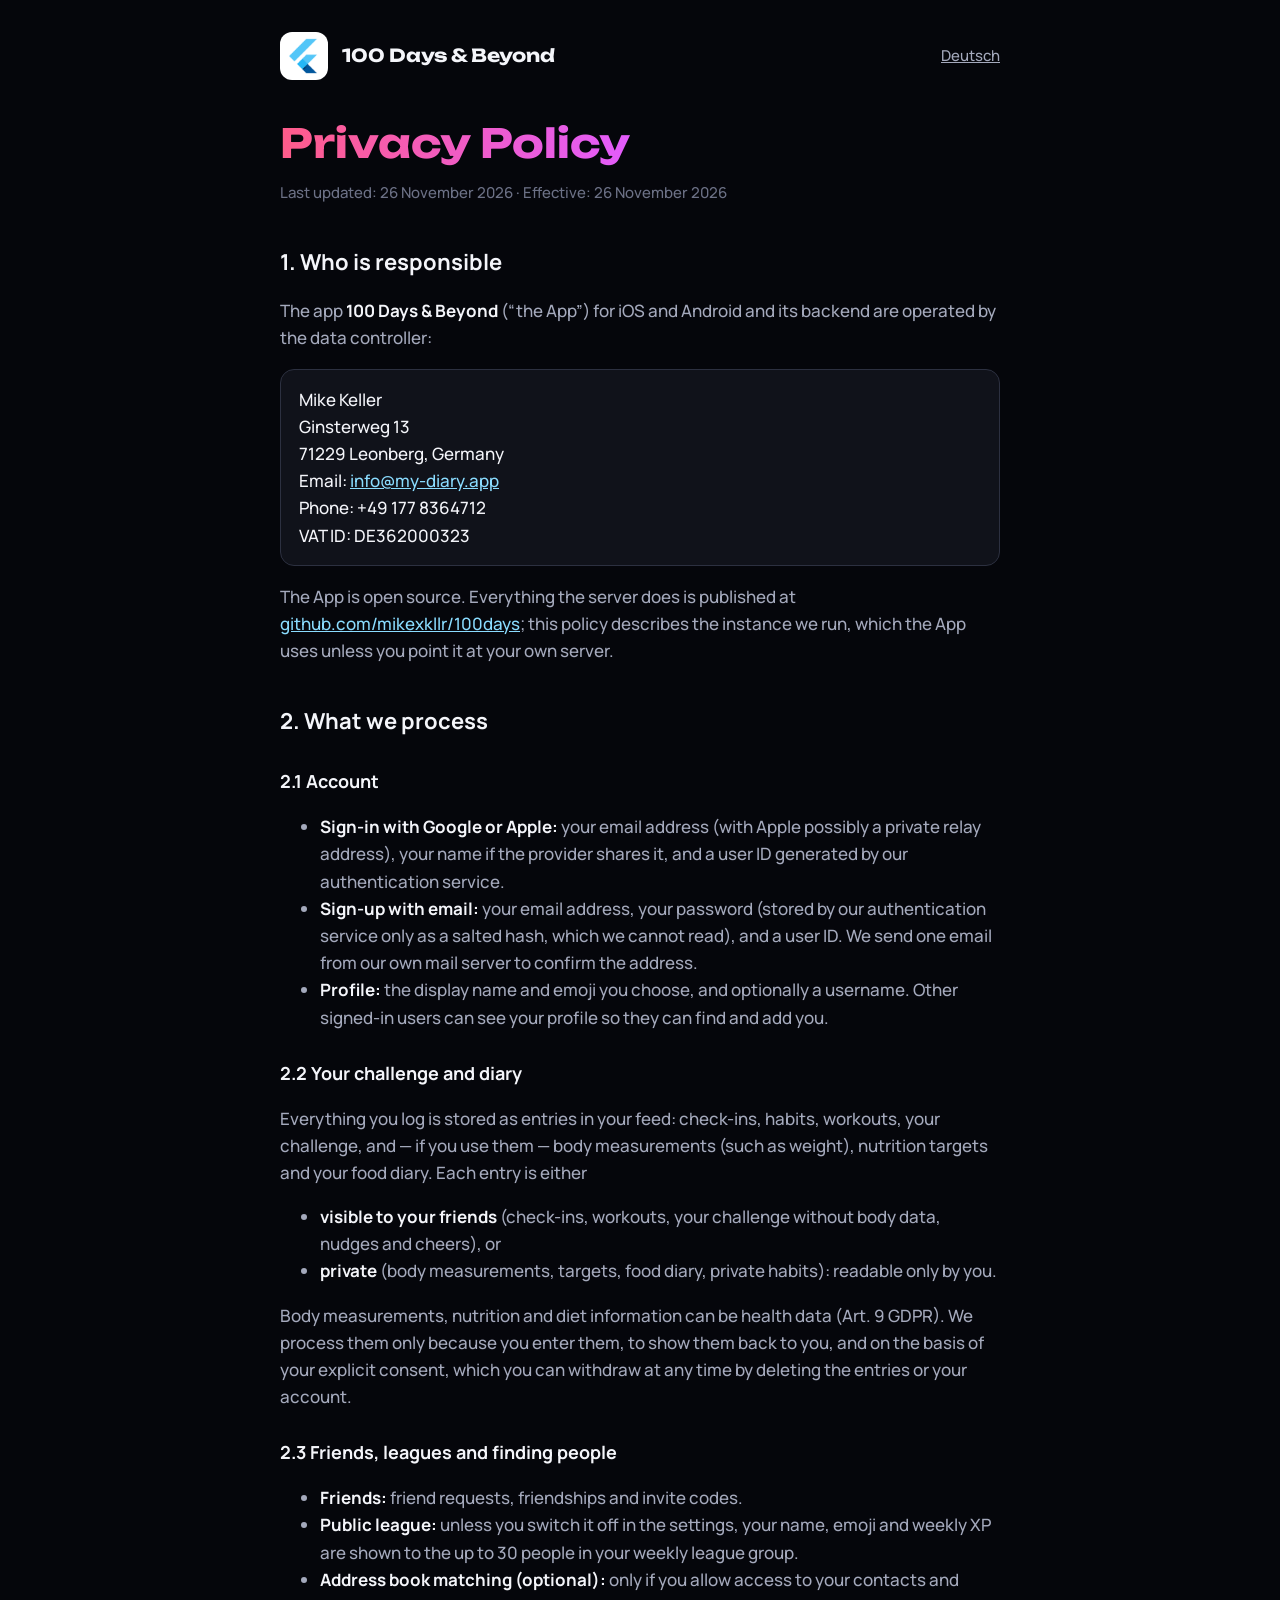
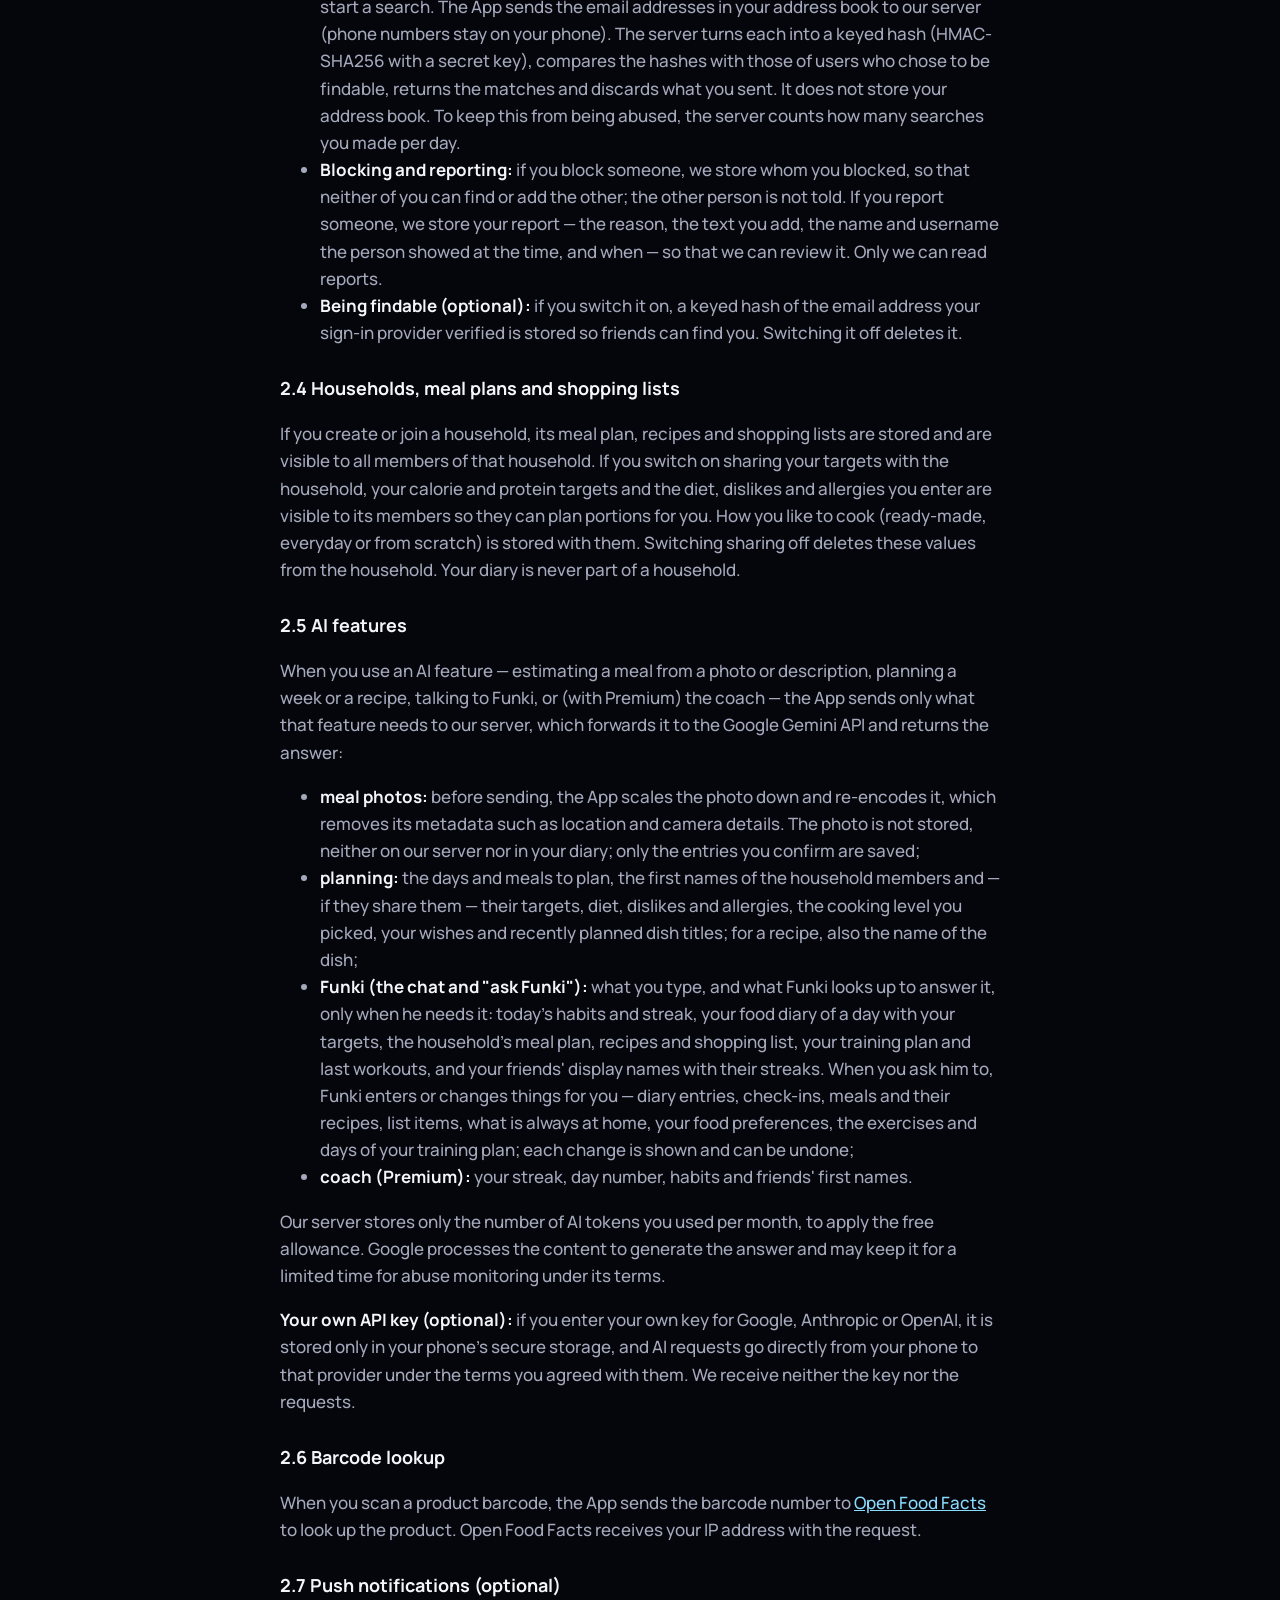
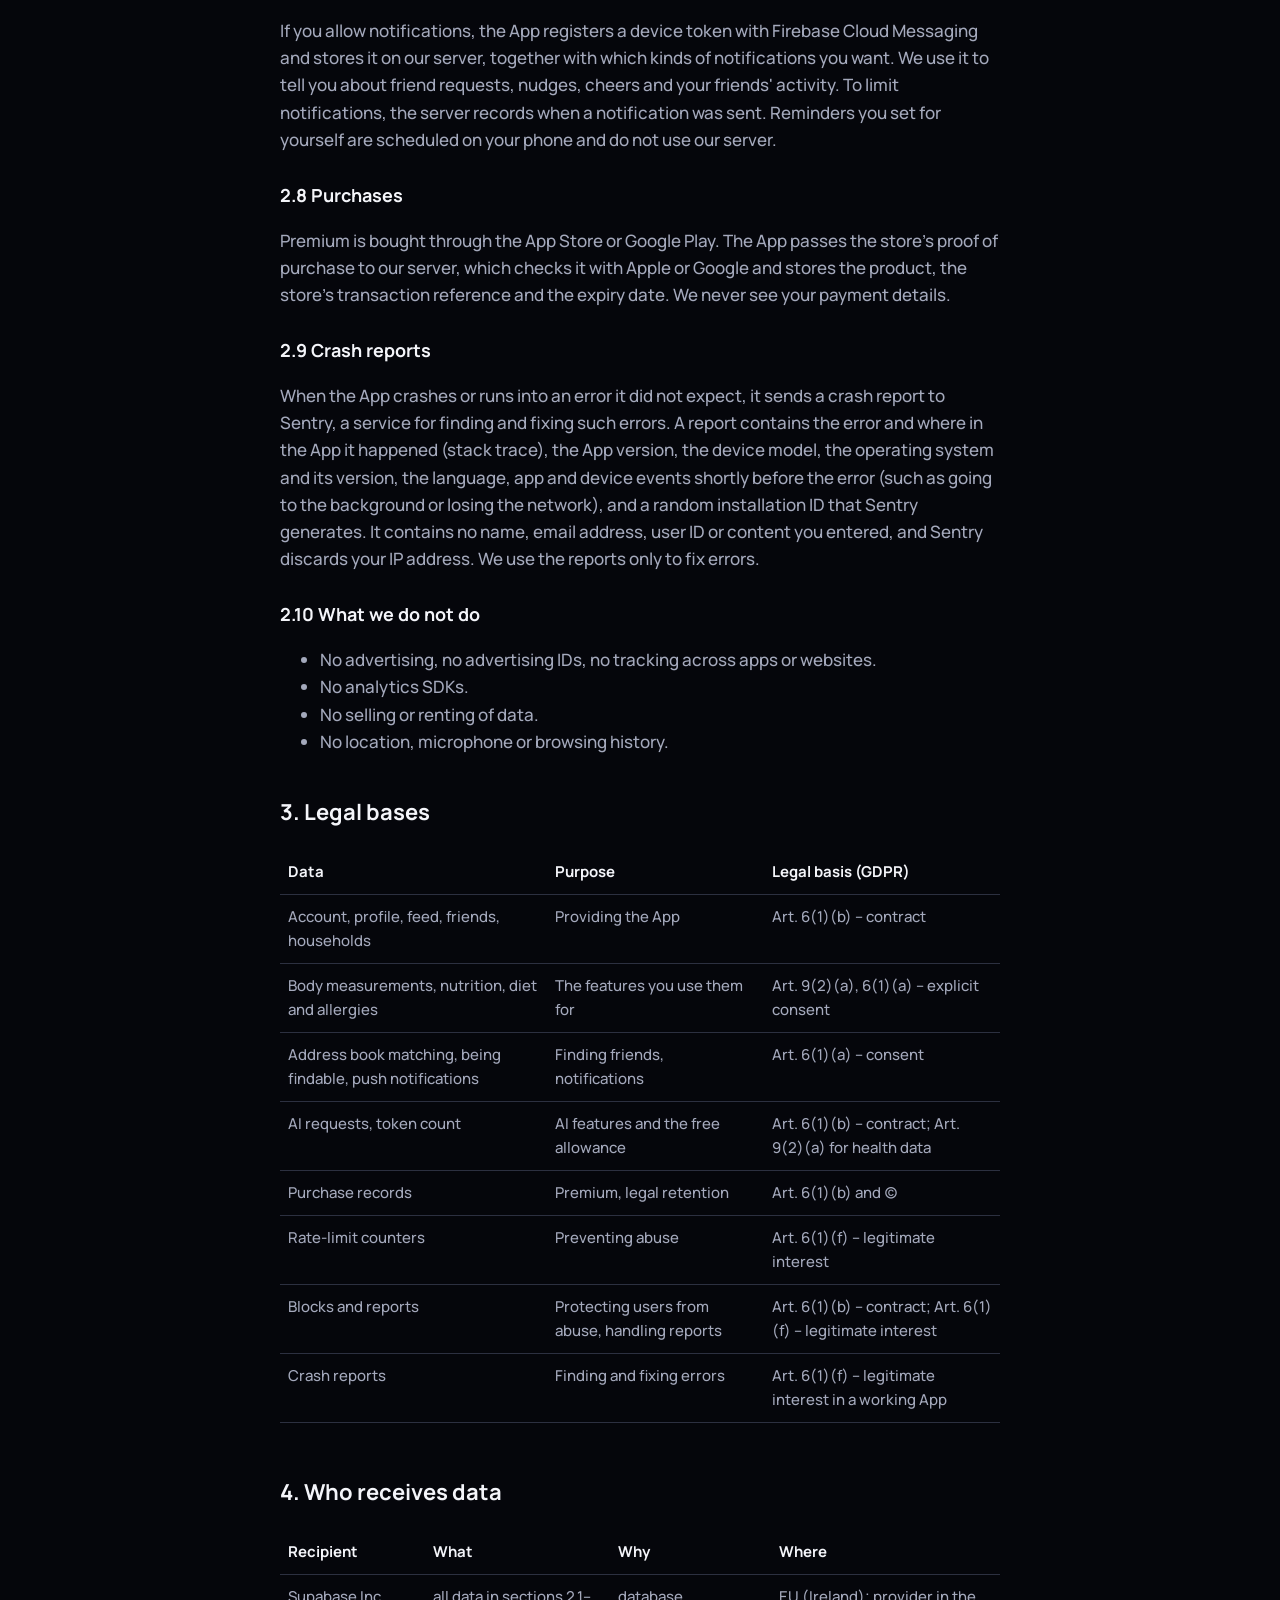
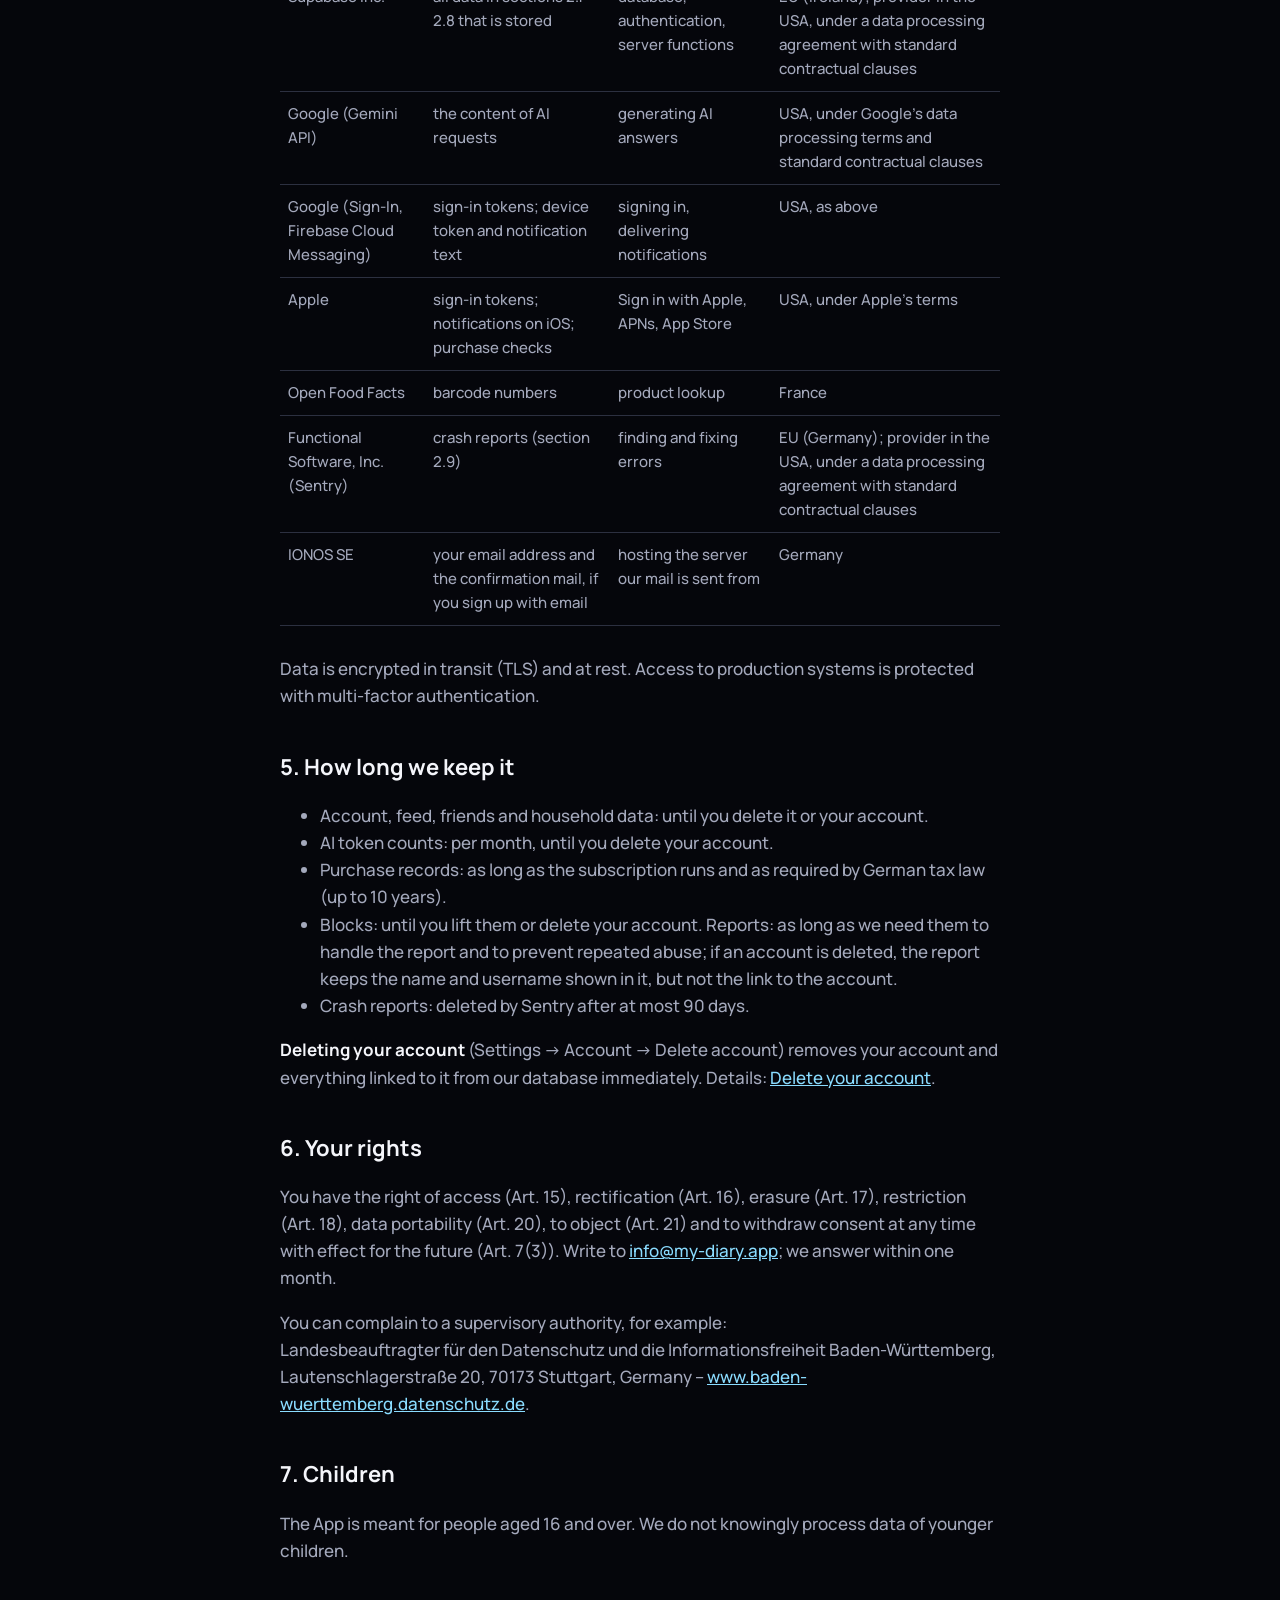
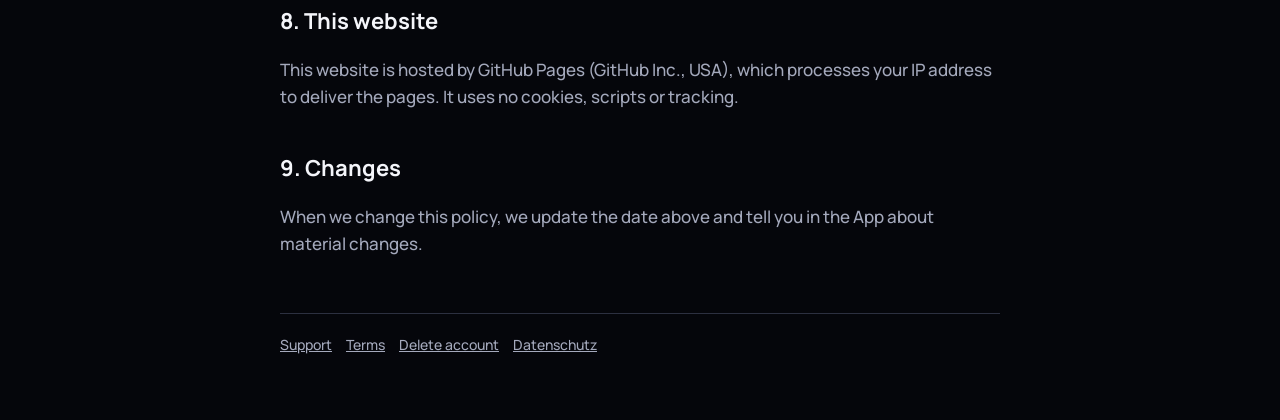
<file: site/privacy.html>
<!doctype html>
<html lang="en">
<head>
<meta charset="utf-8">
<meta name="viewport" content="width=device-width, initial-scale=1">
<title>Privacy Policy – 100 Days &amp; Beyond</title>
<meta name="description" content="What 100 Days &amp; Beyond stores, why, who receives it and how to delete it.">
<link rel="stylesheet" href="style.css">
<link rel="icon" href="img/icon-256.png">
<link rel="apple-touch-icon" href="img/apple-touch-icon.png">
<link rel="alternate" hreflang="de" href="datenschutz.html">
</head>
<body>
<div class="wrap">
<header class="top">
  <img src="img/icon-256.png" alt="">
  <a class="brand" href="./">100 Days &amp; Beyond</a>
  <nav><a href="datenschutz.html">Deutsch</a></nav>
</header>

<h1>Privacy Policy</h1>
<p class="meta">Last updated: 26 November 2026 · Effective: 26 November 2026</p>

<h2>1. Who is responsible</h2>
<p>The app <strong>100 Days &amp; Beyond</strong> (“the App”) for iOS and Android and its backend are operated by the data controller:</p>
<address>
Mike Keller<br>
Ginsterweg 13<br>
71229 Leonberg, Germany<br>
Email: <a href="mailto:info@my-diary.app">info@my-diary.app</a><br>
Phone: +49 177 8364712<br>
VAT ID: DE362000323
</address>
<p>The App is open source. Everything the server does is published at
<a href="https://github.com/mikexkllr/100days">github.com/mikexkllr/100days</a>; this policy describes the
instance we run, which the App uses unless you point it at your own server.</p>

<h2>2. What we process</h2>

<h3>2.1 Account</h3>
<ul>
  <li><strong>Sign-in with Google or Apple:</strong> your email address (with Apple possibly a private relay address), your name if the provider shares it, and a user ID generated by our authentication service.</li>
  <li><strong>Sign-up with email:</strong> your email address, your password (stored by our authentication service only as a salted hash, which we cannot read), and a user ID. We send one email from our own mail server to confirm the address.</li>
  <li><strong>Profile:</strong> the display name and emoji you choose, and optionally a username. Other signed-in users can see your profile so they can find and add you.</li>
</ul>

<h3>2.2 Your challenge and diary</h3>
<p>Everything you log is stored as entries in your feed: check-ins, habits, workouts, your challenge, and — if you use them — body measurements (such as weight), nutrition targets and your food diary. Each entry is either</p>
<ul>
  <li><strong>visible to your friends</strong> (check-ins, workouts, your challenge without body data, nudges and cheers), or</li>
  <li><strong>private</strong> (body measurements, targets, food diary, private habits): readable only by you.</li>
</ul>
<p>Body measurements, nutrition and diet information can be health data (Art. 9 GDPR). We process them only because you enter them, to show them back to you, and on the basis of your explicit consent, which you can withdraw at any time by deleting the entries or your account.</p>

<h3>2.3 Friends, leagues and finding people</h3>
<ul>
  <li><strong>Friends:</strong> friend requests, friendships and invite codes.</li>
  <li><strong>Public league:</strong> unless you switch it off in the settings, your name, emoji and weekly XP are shown to the up to 30 people in your weekly league group.</li>
  <li><strong>Address book matching (optional):</strong> only if you allow access to your contacts and start a search. The App sends the email addresses in your address book to our server (phone numbers stay on your phone). The server turns each into a keyed hash (HMAC-SHA256 with a secret key), compares the hashes with those of users who chose to be findable, returns the matches and discards what you sent. It does not store your address book. To keep this from being abused, the server counts how many searches you made per day.</li>
  <li><strong>Blocking and reporting:</strong> if you block someone, we store whom you blocked, so that neither of you can find or add the other; the other person is not told. If you report someone, we store your report — the reason, the text you add, the name and username the person showed at the time, and when — so that we can review it. Only we can read reports.</li>
  <li><strong>Being findable (optional):</strong> if you switch it on, a keyed hash of the email address your sign-in provider verified is stored so friends can find you. Switching it off deletes it.</li>
</ul>

<h3>2.4 Households, meal plans and shopping lists</h3>
<p>If you create or join a household, its meal plan, recipes and shopping lists are stored and are visible to all members of that household. If you switch on sharing your targets with the household, your calorie and protein targets and the diet, dislikes and allergies you enter are visible to its members so they can plan portions for you. How you like to cook (ready-made, everyday or from scratch) is stored with them. Switching sharing off deletes these values from the household. Your diary is never part of a household.</p>

<h3>2.5 AI features</h3>
<p>When you use an AI feature — estimating a meal from a photo or description, planning a week or a recipe, talking to Funki, or (with Premium) the coach — the App sends only what that feature needs to our server, which forwards it to the Google Gemini API and returns the answer:</p>
<ul>
  <li><strong>meal photos:</strong> before sending, the App scales the photo down and re-encodes it, which removes its metadata such as location and camera details. The photo is not stored, neither on our server nor in your diary; only the entries you confirm are saved;</li>
  <li><strong>planning:</strong> the days and meals to plan, the first names of the household members and — if they share them — their targets, diet, dislikes and allergies, the cooking level you picked, your wishes and recently planned dish titles; for a recipe, also the name of the dish;</li>
  <li><strong>Funki (the chat and "ask Funki"):</strong> what you type, and what Funki looks up to answer it, only when he needs it: today's habits and streak, your food diary of a day with your targets, the household's meal plan, recipes and shopping list, your training plan and last workouts, and your friends' display names with their streaks. When you ask him to, Funki enters or changes things for you — diary entries, check-ins, meals and their recipes, list items, what is always at home, your food preferences, the exercises and days of your training plan; each change is shown and can be undone;</li>
  <li><strong>coach (Premium):</strong> your streak, day number, habits and friends' first names.</li>
</ul>
<p>Our server stores only the number of AI tokens you used per month, to apply the free allowance. Google processes the content to generate the answer and may keep it for a limited time for abuse monitoring under its terms.</p>
<p><strong>Your own API key (optional):</strong> if you enter your own key for Google, Anthropic or OpenAI, it is stored only in your phone's secure storage, and AI requests go directly from your phone to that provider under the terms you agreed with them. We receive neither the key nor the requests.</p>

<h3>2.6 Barcode lookup</h3>
<p>When you scan a product barcode, the App sends the barcode number to <a href="https://world.openfoodfacts.org">Open Food Facts</a> to look up the product. Open Food Facts receives your IP address with the request.</p>

<h3>2.7 Push notifications (optional)</h3>
<p>If you allow notifications, the App registers a device token with Firebase Cloud Messaging and stores it on our server, together with which kinds of notifications you want. We use it to tell you about friend requests, nudges, cheers and your friends' activity. To limit notifications, the server records when a notification was sent. Reminders you set for yourself are scheduled on your phone and do not use our server.</p>

<h3>2.8 Purchases</h3>
<p>Premium is bought through the App Store or Google Play. The App passes the store's proof of purchase to our server, which checks it with Apple or Google and stores the product, the store's transaction reference and the expiry date. We never see your payment details.</p>

<h3>2.9 Crash reports</h3>
<p>When the App crashes or runs into an error it did not expect, it sends a crash report to Sentry, a service for finding and fixing such errors. A report contains the error and where in the App it happened (stack trace), the App version, the device model, the operating system and its version, the language, app and device events shortly before the error (such as going to the background or losing the network), and a random installation ID that Sentry generates. It contains no name, email address, user ID or content you entered, and Sentry discards your IP address. We use the reports only to fix errors.</p>

<h3>2.10 What we do not do</h3>
<ul>
  <li>No advertising, no advertising IDs, no tracking across apps or websites.</li>
  <li>No analytics SDKs.</li>
  <li>No selling or renting of data.</li>
  <li>No location, microphone or browsing history.</li>
</ul>

<h2>3. Legal bases</h2>
<div class="table-scroll">
<table>
  <tr><th>Data</th><th>Purpose</th><th>Legal basis (GDPR)</th></tr>
  <tr><td>Account, profile, feed, friends, households</td><td>Providing the App</td><td>Art. 6(1)(b) – contract</td></tr>
  <tr><td>Body measurements, nutrition, diet and allergies</td><td>The features you use them for</td><td>Art. 9(2)(a), 6(1)(a) – explicit consent</td></tr>
  <tr><td>Address book matching, being findable, push notifications</td><td>Finding friends, notifications</td><td>Art. 6(1)(a) – consent</td></tr>
  <tr><td>AI requests, token count</td><td>AI features and the free allowance</td><td>Art. 6(1)(b) – contract; Art. 9(2)(a) for health data</td></tr>
  <tr><td>Purchase records</td><td>Premium, legal retention</td><td>Art. 6(1)(b) and (c)</td></tr>
  <tr><td>Rate-limit counters</td><td>Preventing abuse</td><td>Art. 6(1)(f) – legitimate interest</td></tr>
  <tr><td>Blocks and reports</td><td>Protecting users from abuse, handling reports</td><td>Art. 6(1)(b) – contract; Art. 6(1)(f) – legitimate interest</td></tr>
  <tr><td>Crash reports</td><td>Finding and fixing errors</td><td>Art. 6(1)(f) – legitimate interest in a working App</td></tr>
</table>
</div>

<h2>4. Who receives data</h2>
<div class="table-scroll">
<table>
  <tr><th>Recipient</th><th>What</th><th>Why</th><th>Where</th></tr>
  <tr><td>Supabase Inc.</td><td>all data in sections 2.1–2.8 that is stored</td><td>database, authentication, server functions</td><td>EU (Ireland); provider in the USA, under a data processing agreement with standard contractual clauses</td></tr>
  <tr><td>Google (Gemini API)</td><td>the content of AI requests</td><td>generating AI answers</td><td>USA, under Google's data processing terms and standard contractual clauses</td></tr>
  <tr><td>Google (Sign-In, Firebase Cloud Messaging)</td><td>sign-in tokens; device token and notification text</td><td>signing in, delivering notifications</td><td>USA, as above</td></tr>
  <tr><td>Apple</td><td>sign-in tokens; notifications on iOS; purchase checks</td><td>Sign in with Apple, APNs, App Store</td><td>USA, under Apple's terms</td></tr>
  <tr><td>Open Food Facts</td><td>barcode numbers</td><td>product lookup</td><td>France</td></tr>
  <tr><td>Functional Software, Inc. (Sentry)</td><td>crash reports (section 2.9)</td><td>finding and fixing errors</td><td>EU (Germany); provider in the USA, under a data processing agreement with standard contractual clauses</td></tr>
  <tr><td>IONOS SE</td><td>your email address and the confirmation mail, if you sign up with email</td><td>hosting the server our mail is sent from</td><td>Germany</td></tr>
</table>
</div>
<p>Data is encrypted in transit (TLS) and at rest. Access to production systems is protected with multi-factor authentication.</p>

<h2>5. How long we keep it</h2>
<ul>
  <li>Account, feed, friends and household data: until you delete it or your account.</li>
  <li>AI token counts: per month, until you delete your account.</li>
  <li>Purchase records: as long as the subscription runs and as required by German tax law (up to 10 years).</li>
  <li>Blocks: until you lift them or delete your account. Reports: as long as we need them to handle the report and to prevent repeated abuse; if an account is deleted, the report keeps the name and username shown in it, but not the link to the account.</li>
  <li>Crash reports: deleted by Sentry after at most 90 days.</li>
</ul>
<p><strong>Deleting your account</strong> (Settings → Account → Delete account) removes your account and everything linked to it from our database immediately. Details: <a href="delete-account.html">Delete your account</a>.</p>

<h2>6. Your rights</h2>
<p>You have the right of access (Art. 15), rectification (Art. 16), erasure (Art. 17), restriction (Art. 18), data portability (Art. 20), to object (Art. 21) and to withdraw consent at any time with effect for the future (Art. 7(3)). Write to <a href="mailto:info@my-diary.app">info@my-diary.app</a>; we answer within one month.</p>
<p>You can complain to a supervisory authority, for example:<br>
Landesbeauftragter für den Datenschutz und die Informationsfreiheit Baden-Württemberg, Lautenschlagerstraße 20, 70173 Stuttgart, Germany –
<a href="https://www.baden-wuerttemberg.datenschutz.de">www.baden-wuerttemberg.datenschutz.de</a>.</p>

<h2>7. Children</h2>
<p>The App is meant for people aged 16 and over. We do not knowingly process data of younger children.</p>

<h2>8. This website</h2>
<p>This website is hosted by GitHub Pages (GitHub Inc., USA), which processes your IP address to deliver the pages. It uses no cookies, scripts or tracking.</p>

<h2>9. Changes</h2>
<p>When we change this policy, we update the date above and tell you in the App about material changes.</p>

<footer>
  <a href="./">Support</a><a href="terms.html">Terms</a><a href="delete-account.html">Delete account</a><a href="datenschutz.html">Datenschutz</a>
</footer>
</div>
</body>
</html>
</file>
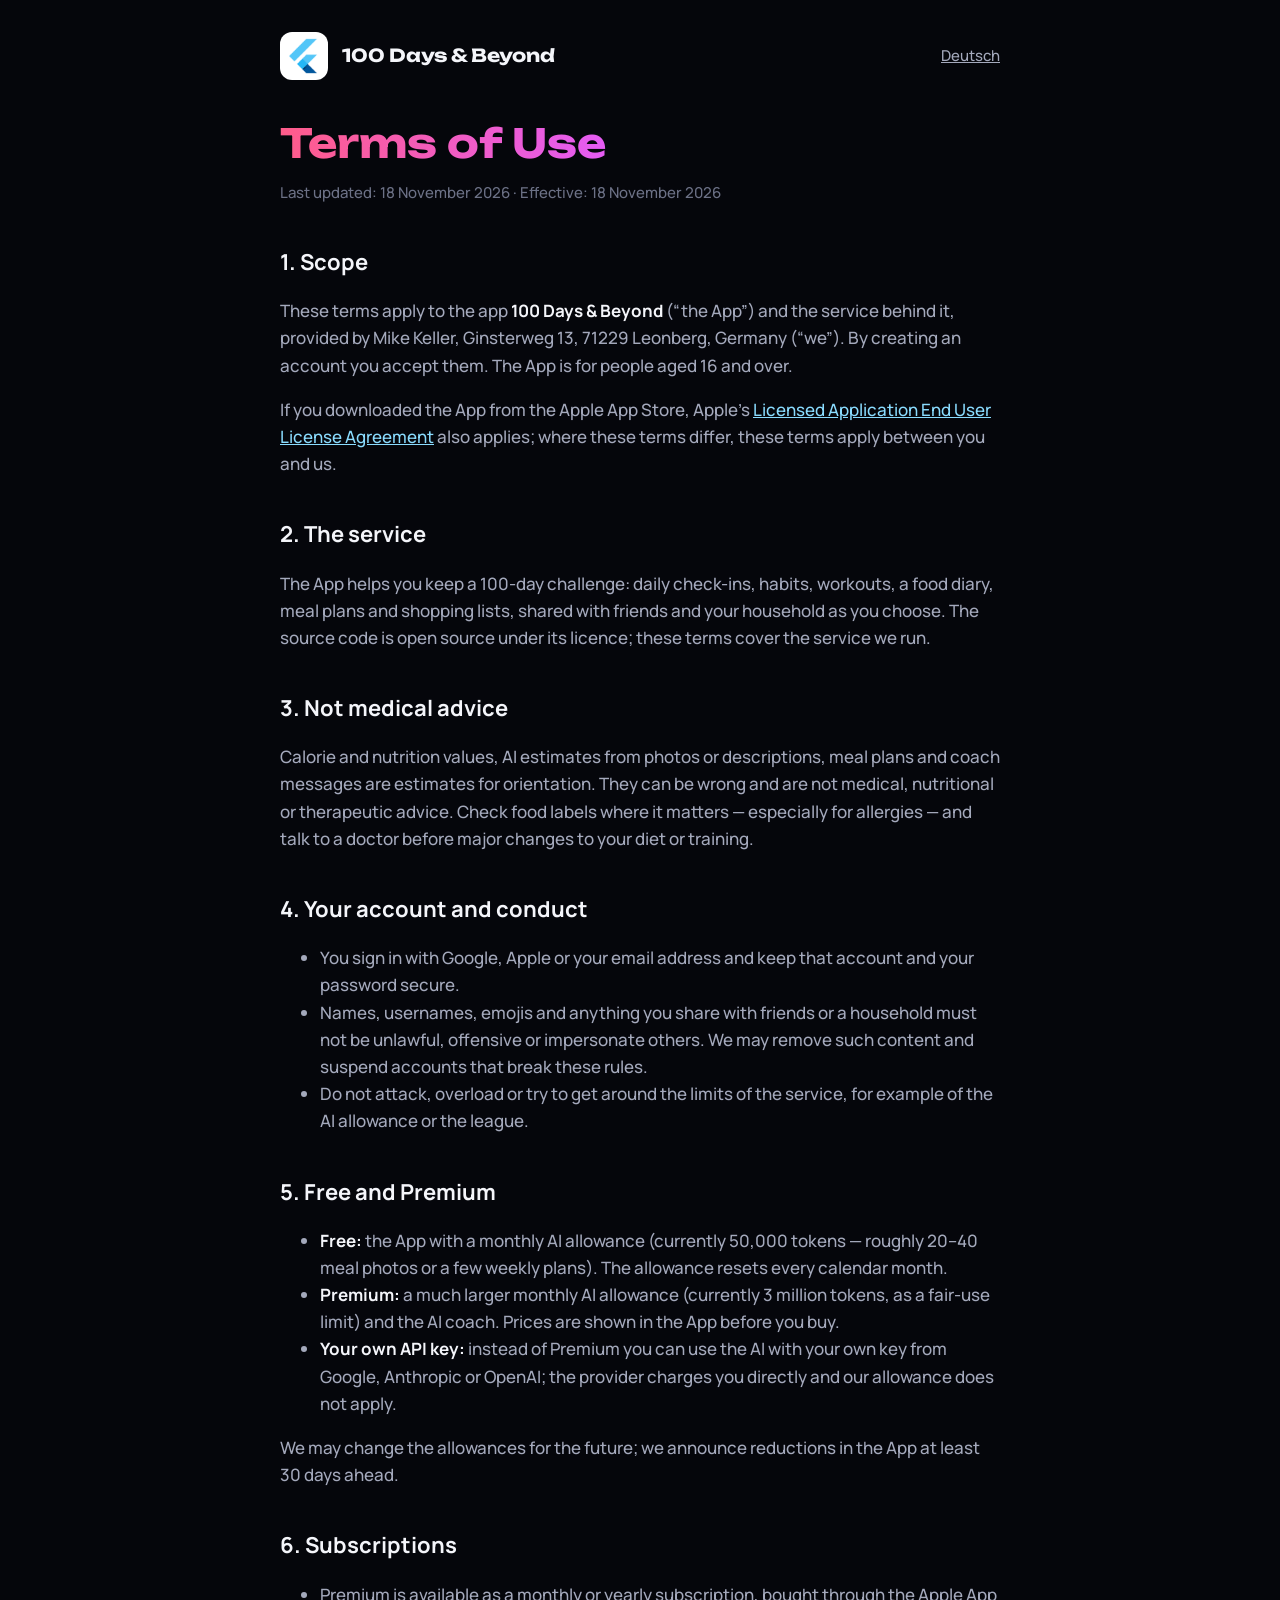
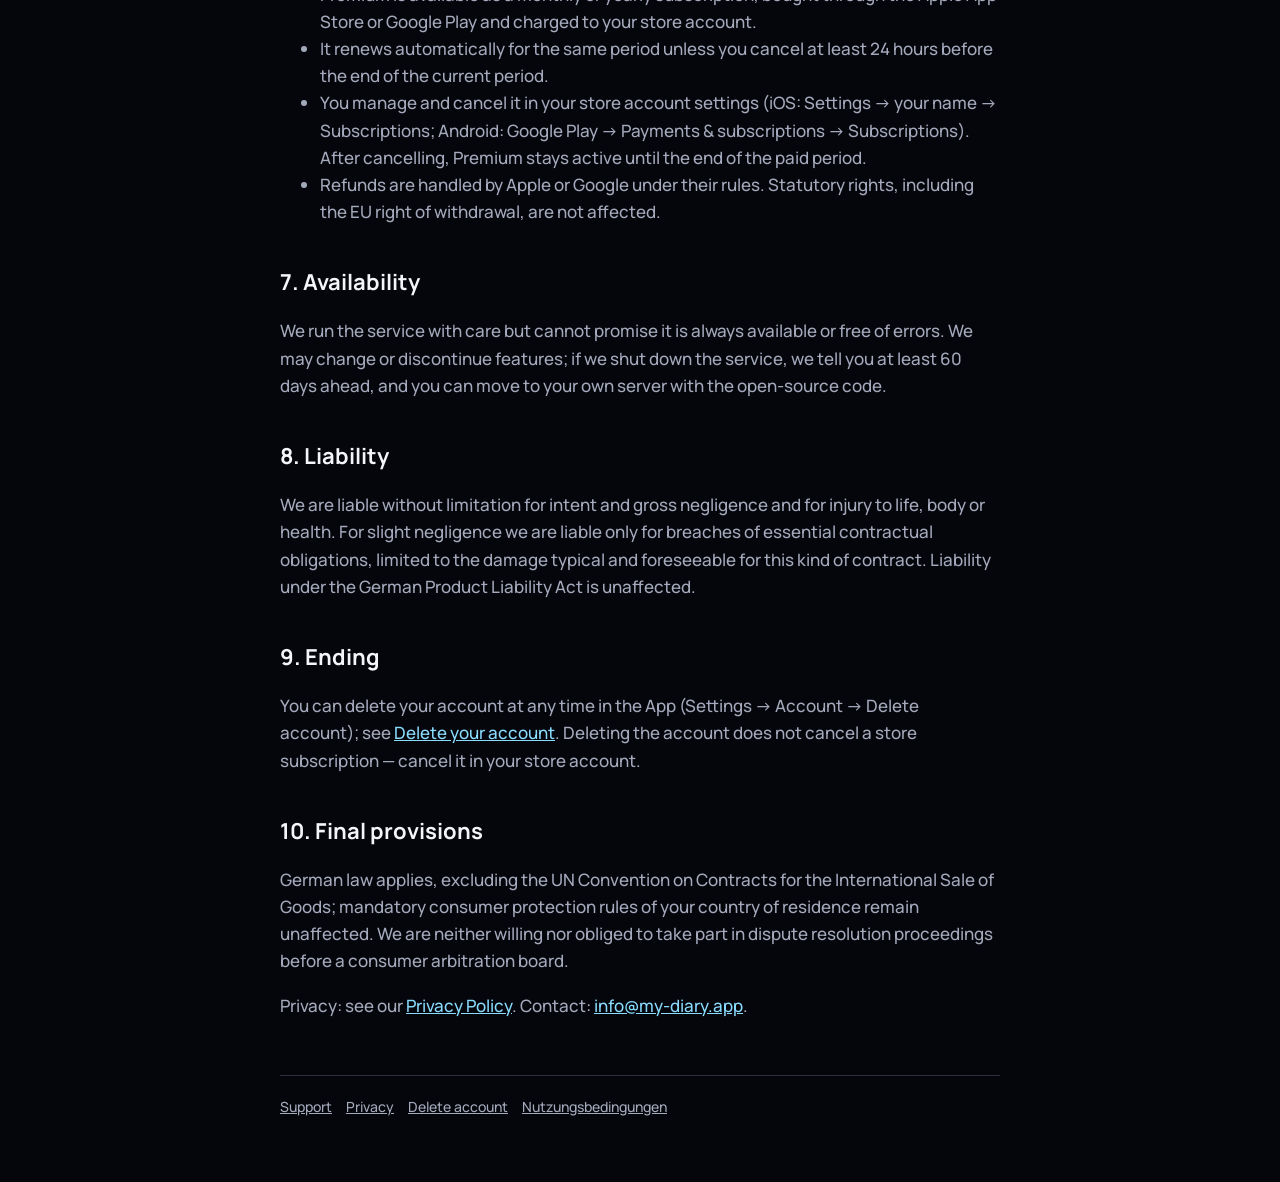
<file: site/terms.html>
<!doctype html>
<html lang="en">
<head>
<meta charset="utf-8">
<meta name="viewport" content="width=device-width, initial-scale=1">
<title>Terms of Use – 100 Days &amp; Beyond</title>
<meta name="description" content="The terms for using 100 Days &amp; Beyond and its Premium subscription.">
<link rel="stylesheet" href="style.css">
<link rel="icon" href="img/icon-256.png">
<link rel="apple-touch-icon" href="img/apple-touch-icon.png">
<link rel="alternate" hreflang="de" href="agb.html">
</head>
<body>
<div class="wrap">
<header class="top">
  <img src="img/icon-256.png" alt="">
  <a class="brand" href="./">100 Days &amp; Beyond</a>
  <nav><a href="agb.html">Deutsch</a></nav>
</header>

<h1>Terms of Use</h1>
<p class="meta">Last updated: 18 November 2026 · Effective: 18 November 2026</p>

<h2>1. Scope</h2>
<p>These terms apply to the app <strong>100 Days &amp; Beyond</strong> (“the App”) and the service behind it, provided by Mike Keller, Ginsterweg 13, 71229 Leonberg, Germany (“we”). By creating an account you accept them. The App is for people aged 16 and over.</p>
<p>If you downloaded the App from the Apple App Store, Apple's <a href="https://www.apple.com/legal/internet-services/itunes/dev/stdeula/">Licensed Application End User License Agreement</a> also applies; where these terms differ, these terms apply between you and us.</p>

<h2>2. The service</h2>
<p>The App helps you keep a 100-day challenge: daily check-ins, habits, workouts, a food diary, meal plans and shopping lists, shared with friends and your household as you choose. The source code is open source under its licence; these terms cover the service we run.</p>

<h2>3. Not medical advice</h2>
<p>Calorie and nutrition values, AI estimates from photos or descriptions, meal plans and coach messages are estimates for orientation. They can be wrong and are not medical, nutritional or therapeutic advice. Check food labels where it matters — especially for allergies — and talk to a doctor before major changes to your diet or training.</p>

<h2>4. Your account and conduct</h2>
<ul>
  <li>You sign in with Google, Apple or your email address and keep that account and your password secure.</li>
  <li>Names, usernames, emojis and anything you share with friends or a household must not be unlawful, offensive or impersonate others. We may remove such content and suspend accounts that break these rules.</li>
  <li>Do not attack, overload or try to get around the limits of the service, for example of the AI allowance or the league.</li>
</ul>

<h2>5. Free and Premium</h2>
<ul>
  <li><strong>Free:</strong> the App with a monthly AI allowance (currently 50,000 tokens — roughly 20–40 meal photos or a few weekly plans). The allowance resets every calendar month.</li>
  <li><strong>Premium:</strong> a much larger monthly AI allowance (currently 3 million tokens, as a fair-use limit) and the AI coach. Prices are shown in the App before you buy.</li>
  <li><strong>Your own API key:</strong> instead of Premium you can use the AI with your own key from Google, Anthropic or OpenAI; the provider charges you directly and our allowance does not apply.</li>
</ul>
<p>We may change the allowances for the future; we announce reductions in the App at least 30 days ahead.</p>

<h2>6. Subscriptions</h2>
<ul>
  <li>Premium is available as a monthly or yearly subscription, bought through the Apple App Store or Google Play and charged to your store account.</li>
  <li>It renews automatically for the same period unless you cancel at least 24 hours before the end of the current period.</li>
  <li>You manage and cancel it in your store account settings (iOS: Settings → your name → Subscriptions; Android: Google Play → Payments &amp; subscriptions → Subscriptions). After cancelling, Premium stays active until the end of the paid period.</li>
  <li>Refunds are handled by Apple or Google under their rules. Statutory rights, including the EU right of withdrawal, are not affected.</li>
</ul>

<h2>7. Availability</h2>
<p>We run the service with care but cannot promise it is always available or free of errors. We may change or discontinue features; if we shut down the service, we tell you at least 60 days ahead, and you can move to your own server with the open-source code.</p>

<h2>8. Liability</h2>
<p>We are liable without limitation for intent and gross negligence and for injury to life, body or health. For slight negligence we are liable only for breaches of essential contractual obligations, limited to the damage typical and foreseeable for this kind of contract. Liability under the German Product Liability Act is unaffected.</p>

<h2>9. Ending</h2>
<p>You can delete your account at any time in the App (Settings → Account → Delete account); see <a href="delete-account.html">Delete your account</a>. Deleting the account does not cancel a store subscription — cancel it in your store account.</p>

<h2>10. Final provisions</h2>
<p>German law applies, excluding the UN Convention on Contracts for the International Sale of Goods; mandatory consumer protection rules of your country of residence remain unaffected. We are neither willing nor obliged to take part in dispute resolution proceedings before a consumer arbitration board.</p>
<p>Privacy: see our <a href="privacy.html">Privacy Policy</a>. Contact: <a href="mailto:info@my-diary.app">info@my-diary.app</a>.</p>

<footer>
  <a href="./">Support</a><a href="privacy.html">Privacy</a><a href="delete-account.html">Delete account</a><a href="agb.html">Nutzungsbedingungen</a>
</footer>
</div>
</body>
</html>
</file>
<file: site/style.css>
/* The website of 100 Days & Beyond: support, privacy, terms, account
   deletion. Static, no scripts, no cookies, no third-party requests —
   the fonts are served from here. */

@font-face {
  font-family: "Manrope";
  src: url("fonts/Manrope-Medium.ttf") format("truetype");
  font-weight: 500;
  font-display: swap;
}
@font-face {
  font-family: "Manrope";
  src: url("fonts/Manrope-Bold.ttf") format("truetype");
  font-weight: 700;
  font-display: swap;
}
@font-face {
  font-family: "Unbounded";
  src: url("fonts/Unbounded-Bold.ttf") format("truetype");
  font-weight: 700;
  font-display: swap;
}

:root {
  --ink: #05060b;
  --surface: #10121a;
  --outline: #2c3040;
  --text: #f4f5fa;
  --text-2: #a4a9bc;
  --text-3: #6c7186;
  --accent: #b4a7ff;
  --hot: #ff4d6d;
  --link: #8adcff;
  color-scheme: dark;
}

* { box-sizing: border-box; }

html { -webkit-text-size-adjust: 100%; }

body {
  margin: 0;
  background: var(--ink);
  color: var(--text);
  font: 500 17px/1.6 "Manrope", system-ui, -apple-system, "Segoe UI", sans-serif;
}

.wrap {
  max-width: 760px;
  margin: 0 auto;
  padding: 32px 20px 64px;
}

header.top {
  display: flex;
  align-items: center;
  gap: 14px;
  margin-bottom: 40px;
}
header.top img { width: 48px; height: 48px; border-radius: 12px; }
header.top a.brand {
  font: 700 18px/1.2 "Unbounded", "Manrope", sans-serif;
  color: var(--text);
  text-decoration: none;
}
header.top nav { margin-left: auto; font-size: 15px; }
header.top nav a { color: var(--text-2); margin-left: 14px; }

h1 {
  font: 700 clamp(28px, 6vw, 40px)/1.15 "Unbounded", "Manrope", sans-serif;
  margin: 0 0 12px;
  background: linear-gradient(90deg, #ff5c8a, #e25cff 50%, #8f7cff);
  -webkit-background-clip: text;
  background-clip: text;
  color: transparent;
}
h2 { font-size: 22px; margin: 40px 0 8px; }
h3 { font-size: 18px; margin: 28px 0 6px; color: var(--text); }
p, li { color: var(--text-2); }
strong { color: var(--text); }
a { color: var(--link); }
.meta { color: var(--text-3); font-size: 15px; }
.lead { font-size: 19px; color: var(--text); }

address {
  font-style: normal;
  background: var(--surface);
  border: 1px solid var(--outline);
  border-radius: 14px;
  padding: 16px 18px;
  color: var(--text);
}

table {
  width: 100%;
  border-collapse: collapse;
  margin: 12px 0;
  font-size: 15px;
}
th, td {
  text-align: left;
  vertical-align: top;
  padding: 10px 8px;
  border-bottom: 1px solid var(--outline);
  color: var(--text-2);
}
th { color: var(--text); font-weight: 700; }
.table-scroll { overflow-x: auto; }

.cards { display: grid; gap: 14px; grid-template-columns: repeat(auto-fit, minmax(220px, 1fr)); margin: 24px 0; }
.card {
  background: var(--surface);
  border: 1px solid var(--outline);
  border-radius: 16px;
  padding: 18px;
}
.card h3 { margin-top: 0; }
.card p { margin-bottom: 0; }

footer {
  margin-top: 56px;
  padding-top: 20px;
  border-top: 1px solid var(--outline);
  font-size: 14px;
  color: var(--text-3);
}
footer a { color: var(--text-2); margin-right: 14px; }
</file>
